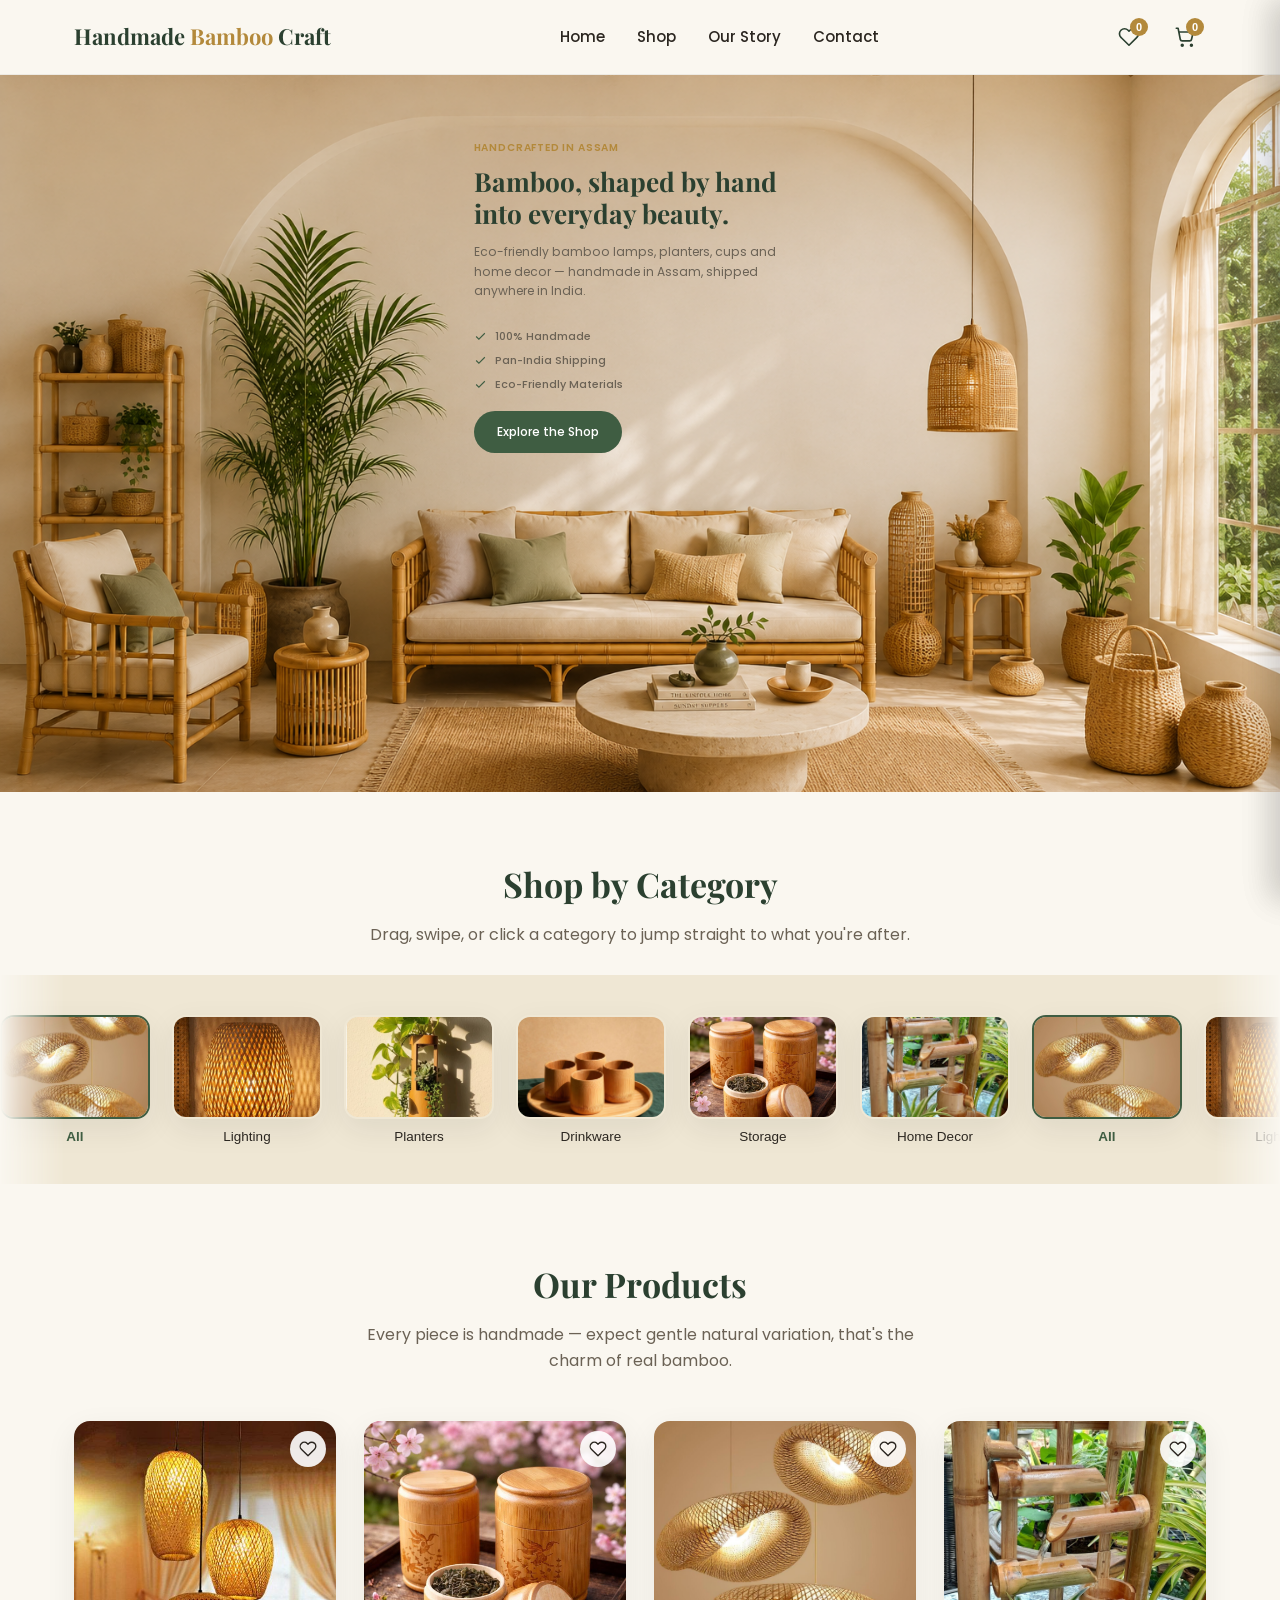
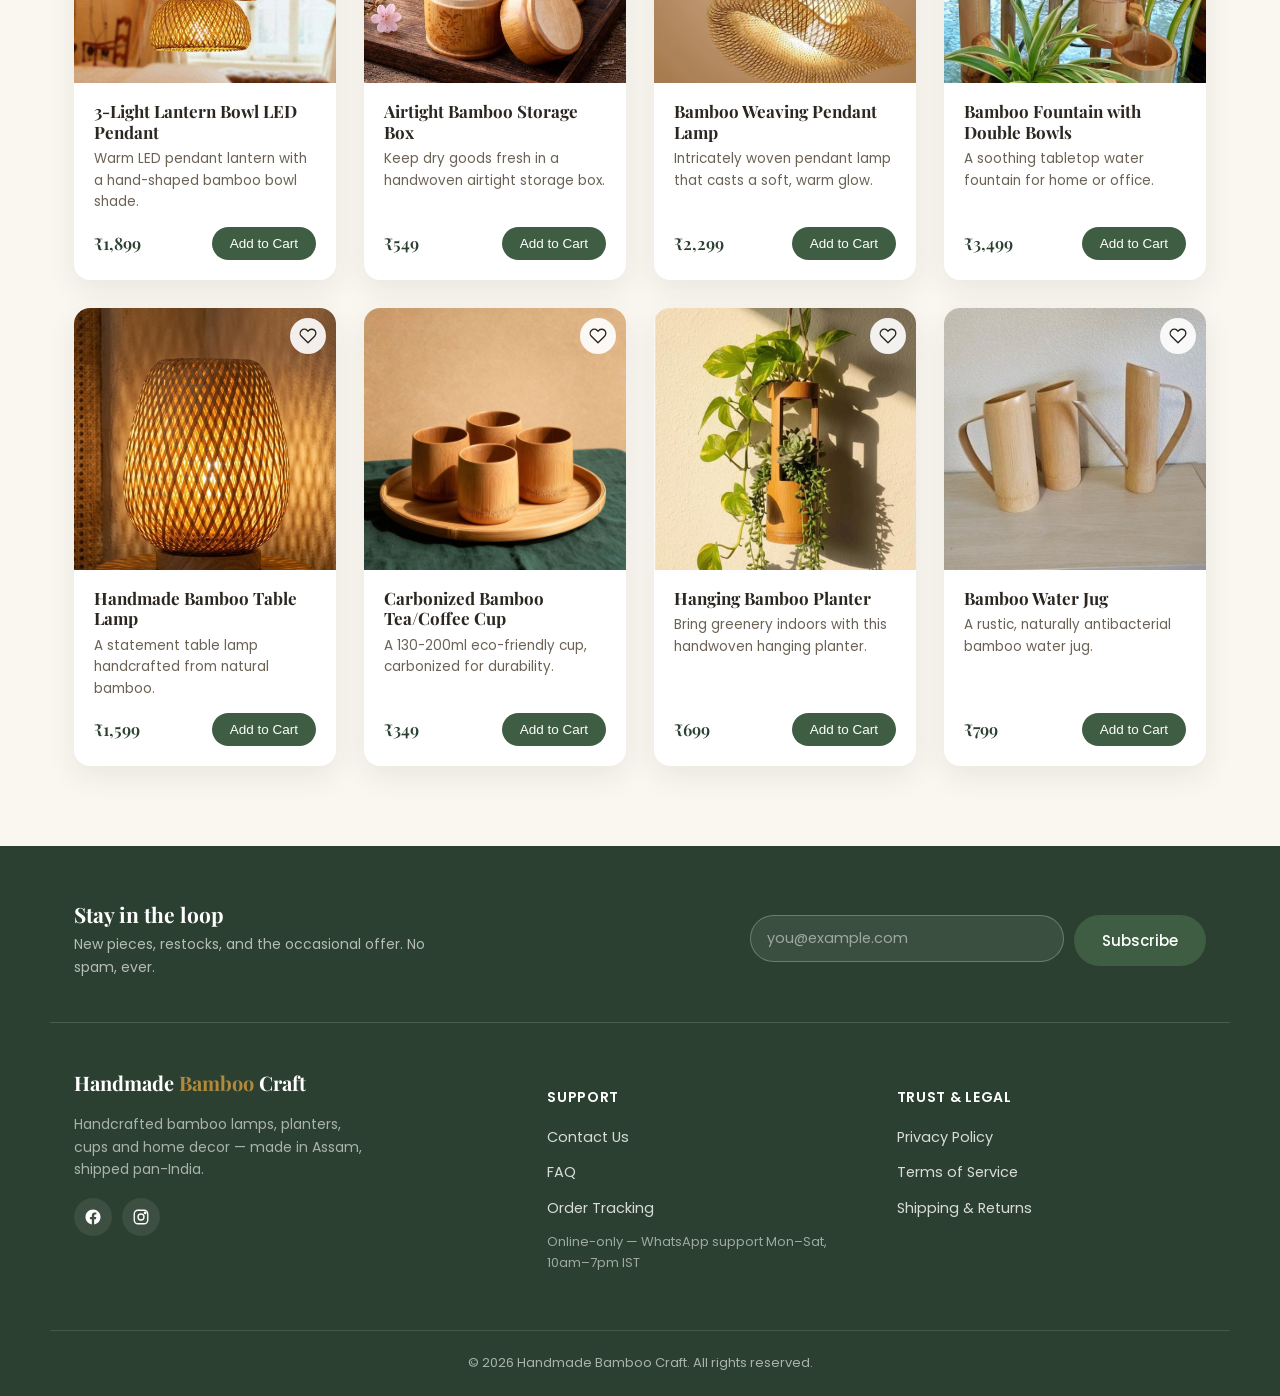
<file: index.html>
<!DOCTYPE html>
<html lang="en">
<head>
<meta charset="UTF-8">
<meta name="viewport" content="width=device-width, initial-scale=1.0">
<title>Handmade Bamboo Craft | Eco-Friendly Bamboo Products from Assam</title>
<meta name="description" content="Handcrafted bamboo lamps, planters, cups and home decor made in Assam, shipped across India.">
<link rel="preconnect" href="https://fonts.googleapis.com">
<link href="https://fonts.googleapis.com/css2?family=Playfair+Display:wght@600;700&family=Poppins:wght@300;400;500;600&display=swap" rel="stylesheet">
<link rel="stylesheet" href="styles.css">
</head>
<body>

<header class="site-header">
  <div class="nav-container">
    <a href="#home" class="logo">Handmade <span>Bamboo</span> Craft</a>
    <nav class="nav-links" id="navLinks" aria-label="Main menu">
      <div class="nav-links-header">
        <span>Menu</span>
        <button class="cart-close" id="navClose" aria-label="Close menu">&times;</button>
      </div>
      <div class="nav-links-list">
        <a href="#home">Home</a>
        <a href="#shop">Shop</a>
        <a href="about.html">Our Story</a>
        <a href="contact.html">Contact</a>
      </div>
    </nav>
    <div class="nav-actions">
      <button class="icon-btn" id="wishlistToggle" aria-label="Open wishlist">
        <svg width="22" height="22" viewBox="0 0 24 24" fill="none" stroke="currentColor" stroke-width="1.8" stroke-linecap="round" stroke-linejoin="round"><path d="M20.8 4.6a5.5 5.5 0 0 0-7.8 0L12 5.6l-1-1a5.5 5.5 0 0 0-7.8 7.8l1 1L12 21l7.8-7.8 1-1a5.5 5.5 0 0 0 0-7.8z"/></svg>
        <span class="cart-count" id="wishlistCount">0</span>
        <script>
          // Same fix as the cart badge: hydrate synchronously so it never
          // flashes "0" before wishlist.js finishes loading.
          (function(){
            try {
              var list = JSON.parse(localStorage.getItem("bambooCraftWishlist"));
              document.getElementById("wishlistCount").textContent = Array.isArray(list) ? list.length : 0;
            } catch(e){}
          })();
        </script>
      </button>
      <button class="icon-btn" id="cartToggle" aria-label="Open cart">
        <svg width="22" height="22" viewBox="0 0 24 24" fill="none" stroke="currentColor" stroke-width="1.8" stroke-linecap="round" stroke-linejoin="round"><circle cx="9" cy="21" r="1"/><circle cx="19" cy="21" r="1"/><path d="M2.5 2.5h2l2.4 12.2a2 2 0 0 0 2 1.6h8.2a2 2 0 0 0 2-1.6L21 6.5H6"/></svg>
        <span class="cart-count" id="cartCount">0</span>
        <script>
          // Set the real count synchronously, before first paint, so the
          // badge never flashes "0" before cart.js finishes loading.
          (function(){
            try {
              var cart = JSON.parse(localStorage.getItem("bambooCraftCart")) || {};
              var count = 0;
              for(var id in cart){ if(cart[id] > 0) count += cart[id]; }
              document.getElementById("cartCount").textContent = count;
            } catch(e){}
          })();
        </script>
      </button>
      <button class="icon-btn menu-toggle" id="menuToggle" aria-label="Toggle menu">
        <svg width="22" height="22" viewBox="0 0 24 24" fill="none" stroke="currentColor" stroke-width="1.8" stroke-linecap="round"><line x1="3" y1="6" x2="21" y2="6"/><line x1="3" y1="12" x2="21" y2="12"/><line x1="3" y1="18" x2="21" y2="18"/></svg>
      </button>
    </div>
  </div>
</header>

<div class="cart-overlay" id="navOverlay"></div>

<section class="hero" id="home">
  <img class="hero-photo" src="product/Landing Page.png" alt="A rattan and bamboo-furnished living room styled with handmade bamboo decor">
  <div class="hero-content">
    <span class="eyebrow">Handcrafted in Assam</span>
    <h1>Bamboo, shaped by hand <br>into everyday beauty.</h1>
    <p>Eco-friendly bamboo lamps, planters, cups and home decor — handmade in Assam, shipped anywhere in India.</p>
    <div class="trust-row">
      <div class="trust-item"><svg width="18" height="18" viewBox="0 0 24 24" fill="none" stroke="currentColor" stroke-width="2"><path d="M20 6L9 17l-5-5"/></svg>100% Handmade</div>
      <div class="trust-item"><svg width="18" height="18" viewBox="0 0 24 24" fill="none" stroke="currentColor" stroke-width="2"><path d="M20 6L9 17l-5-5"/></svg>Pan-India Shipping</div>
      <div class="trust-item"><svg width="18" height="18" viewBox="0 0 24 24" fill="none" stroke="currentColor" stroke-width="2"><path d="M20 6L9 17l-5-5"/></svg>Eco-Friendly Materials</div>
    </div>
    <a href="#shop" class="btn-primary">Explore the Shop</a>
  </div>
</section>

<div class="wrap category-marquee-heading">
  <div class="section-heading">
    <h2>Shop by Category</h2>
    <p>Drag, swipe, or click a category to jump straight to what you're after.</p>
  </div>
</div>

<div class="category-marquee">
  <div class="marquee-track" id="categoryMarquee"></div>
</div>

<section id="shop">
  <div class="wrap">
    <div class="section-heading">
      <h2>Our Products</h2>
      <p>Every piece is handmade — expect gentle natural variation, that's the charm of real bamboo.</p>
    </div>
    <div class="product-grid" id="productGrid"></div>
  </div>
</section>

<footer>
  <div class="wrap footer-newsletter">
    <div>
      <h3>Stay in the loop</h3>
      <p>New pieces, restocks, and the occasional offer. No spam, ever.</p>
    </div>
    <form class="newsletter-form" id="newsletterForm">
      <input type="email" id="newsletterEmail" placeholder="you@example.com" required>
      <button type="submit" class="btn-primary">Subscribe</button>
      <div class="newsletter-success" id="newsletterSuccess">Thanks — you're on the list!</div>
    </form>
  </div>

  <div class="wrap footer-grid">
    <div class="footer-col footer-brand">
      <a href="index.html#home" class="logo">Handmade <span>Bamboo</span> Craft</a>
      <p>Handcrafted bamboo lamps, planters, cups and home decor — made in Assam, shipped pan-India.</p>
      <div class="footer-social">
        <!-- TODO: swap # for your real Facebook and Instagram URLs -->
        <a href="#" aria-label="Facebook">
          <svg width="18" height="18" viewBox="0 0 24 24" fill="currentColor"><path d="M22 12.06C22 6.5 17.52 2 12 2S2 6.5 2 12.06c0 5 3.66 9.15 8.44 9.94v-7.03H7.9v-2.91h2.54V9.85c0-2.5 1.49-3.89 3.78-3.89 1.1 0 2.24.2 2.24.2v2.46h-1.26c-1.24 0-1.63.77-1.63 1.56v1.88h2.78l-.44 2.91h-2.34V22c4.78-.79 8.44-4.94 8.44-9.94z"/></svg>
        </a>
        <a href="#" aria-label="Instagram">
          <svg width="18" height="18" viewBox="0 0 24 24" fill="none" stroke="currentColor" stroke-width="1.8"><rect x="3" y="3" width="18" height="18" rx="5"/><circle cx="12" cy="12" r="4"/><circle cx="17.5" cy="6.5" r="1"/></svg>
        </a>
      </div>
    </div>

    <div class="footer-col">
      <h4>Support</h4>
      <a href="contact.html">Contact Us</a>
      <a href="faq.html">FAQ</a>
      <a href="order-tracking.html">Order Tracking</a>
      <p class="footer-hours">Online-only — WhatsApp support Mon–Sat, 10am–7pm IST</p>
    </div>

    <div class="footer-col">
      <h4>Trust &amp; Legal</h4>
      <a href="privacy.html">Privacy Policy</a>
      <a href="terms.html">Terms of Service</a>
      <a href="shipping-returns.html">Shipping &amp; Returns</a>
    </div>
  </div>

  <div class="wrap footer-bottom">
    <p>&copy; <span id="footerYear"></span> Handmade Bamboo Craft. All rights reserved.</p>
  </div>
</footer>

<div class="cart-overlay" id="cartOverlay"></div>
<aside class="cart-drawer" id="cartDrawer" aria-label="Shopping cart">
  <div class="cart-header">
    <h3>Your Cart</h3>
    <button class="cart-close" id="cartClose" aria-label="Close cart">&times;</button>
  </div>
  <div class="cart-items" id="cartItems"></div>
  <div class="cart-footer">
    <div class="cart-subtotal"><span>Subtotal</span><span id="cartSubtotal">₹0</span></div>
    <button class="btn-primary btn-block" id="checkoutBtn">Order via WhatsApp</button>
    <p class="cart-note">You'll be redirected to WhatsApp to confirm your order with us directly.</p>
  </div>
</aside>

<div class="cart-overlay" id="wishlistOverlay"></div>
<aside class="cart-drawer" id="wishlistDrawer" aria-label="Wishlist">
  <div class="cart-header">
    <h3>Your Wishlist</h3>
    <button class="cart-close" id="wishlistClose" aria-label="Close wishlist">&times;</button>
  </div>
  <div class="cart-items" id="wishlistItems"></div>
</aside>

<script src="products.js"></script>
<script src="cart.js"></script>
<script src="wishlist.js"></script>
<script>
  let activeCategory = "All";

  function renderCategoryMarquee(){
    const track = document.getElementById("categoryMarquee");
    const tiles = CATEGORIES.map(c => `
      <button type="button" class="category-pill${c === activeCategory ? " active" : ""}" data-category="${c}">
        <img src="${CATEGORY_IMAGES[c]}" alt="${c}" loading="lazy">
        <span>${c}</span>
      </button>
    `).join("");
    // Tripled (not just doubled) so there's a full spare set on either side —
    // the user can drag/swipe either direction and still land on matching
    // content before a wrap-around reset is needed.
    track.innerHTML = tiles + tiles + tiles;
  }

  let marqueeDragMoved = false;

  document.getElementById("categoryMarquee").addEventListener("click", e => {
    if(marqueeDragMoved){ marqueeDragMoved = false; return; }
    const btn = e.target.closest(".category-pill");
    if(!btn) return;
    activeCategory = btn.dataset.category;
    document.querySelectorAll(".category-pill").forEach(p => {
      p.classList.toggle("active", p.dataset.category === activeCategory);
    });
    renderProducts();
    document.getElementById("shop").scrollIntoView({ behavior: "smooth" });
  });

  // Auto-drifts the marquee on its own, but it's a real scrollable element —
  // touch swipe works natively (mobile), and mouse users can click-drag it.
  // Both mechanisms just move the same scrollLeft, so they never fight.
  function initCategoryMarqueeScroll(){
    const container = document.querySelector(".category-marquee");
    const track = document.getElementById("categoryMarquee");
    const unit = track.scrollWidth / 3;
    if(!unit) return;

    container.scrollLeft = unit; // start in the middle copy, room on both sides

    function wrap(){
      if(container.scrollLeft < unit * 0.5) container.scrollLeft += unit;
      else if(container.scrollLeft > unit * 1.5) container.scrollLeft -= unit;
    }
    container.addEventListener("scroll", wrap);

    let autoScroll = true;
    let resumeTimer = null;
    (function drift(){
      if(autoScroll) container.scrollLeft += 0.6;
      requestAnimationFrame(drift);
    })();

    let isDragging = false, dragStartX = 0, dragStartScroll = 0;

    container.addEventListener("pointerdown", e => {
      autoScroll = false;
      if(resumeTimer) clearTimeout(resumeTimer);
      if(e.pointerType === "mouse"){
        isDragging = true;
        dragStartX = e.clientX;
        dragStartScroll = container.scrollLeft;
        container.classList.add("dragging");
        container.setPointerCapture(e.pointerId);
      }
    });
    container.addEventListener("pointermove", e => {
      if(!isDragging) return;
      const dx = e.clientX - dragStartX;
      if(Math.abs(dx) > 4) marqueeDragMoved = true;
      container.scrollLeft = dragStartScroll - dx;
    });
    function endInteraction(){
      isDragging = false;
      container.classList.remove("dragging");
      resumeTimer = setTimeout(() => { autoScroll = true; }, 1200);
    }
    container.addEventListener("pointerup", endInteraction);
    container.addEventListener("pointercancel", endInteraction);
    container.addEventListener("pointerleave", () => { if(!isDragging) endInteraction(); });
  }

  function renderProducts(){
    const grid = document.getElementById("productGrid");
    const list = activeCategory === "All" ? products : products.filter(p => p.category === activeCategory);
    grid.innerHTML = list.map(p => `
      <div class="product-card">
        <a class="product-image" href="product.html?id=${p.id}">
          <button type="button" class="wishlist-btn" data-id="${p.id}" aria-label="Toggle wishlist">
            <svg width="18" height="18" viewBox="0 0 24 24" fill="none" stroke="currentColor" stroke-width="1.8" stroke-linecap="round" stroke-linejoin="round"><path d="M20.8 4.6a5.5 5.5 0 0 0-7.8 0L12 5.6l-1-1a5.5 5.5 0 0 0-7.8 7.8l1 1L12 21l7.8-7.8 1-1a5.5 5.5 0 0 0 0-7.8z"/></svg>
          </button>
          <img src="${p.image}" alt="${p.name}" loading="lazy">
        </a>
        <div class="product-body">
          <h3><a href="product.html?id=${p.id}">${p.name}</a></h3>
          <p class="product-desc">${p.desc}</p>
          <div class="product-footer">
            <span class="product-price">${formatPrice(p.price)}</span>
            <button class="add-btn" data-id="${p.id}">Add to Cart</button>
          </div>
        </div>
      </div>
    `).join("");
    syncWishlistButtons();
  }

  // Event delegation
  document.getElementById("productGrid").addEventListener("click", e => {
    const wishBtn = e.target.closest(".wishlist-btn");
    if(wishBtn){
      e.preventDefault();
      e.stopPropagation();
      toggleWishlist(wishBtn.dataset.id);
      return;
    }
    const btn = e.target.closest(".add-btn");
    if(btn) addToCart(btn.dataset.id, btn);
  });

  renderCategoryMarquee();
  initCategoryMarqueeScroll();
  renderProducts();
  initCartWidget();
  initWishlistWidget();
  initFooter();
</script>

</body>
</html>
</file>
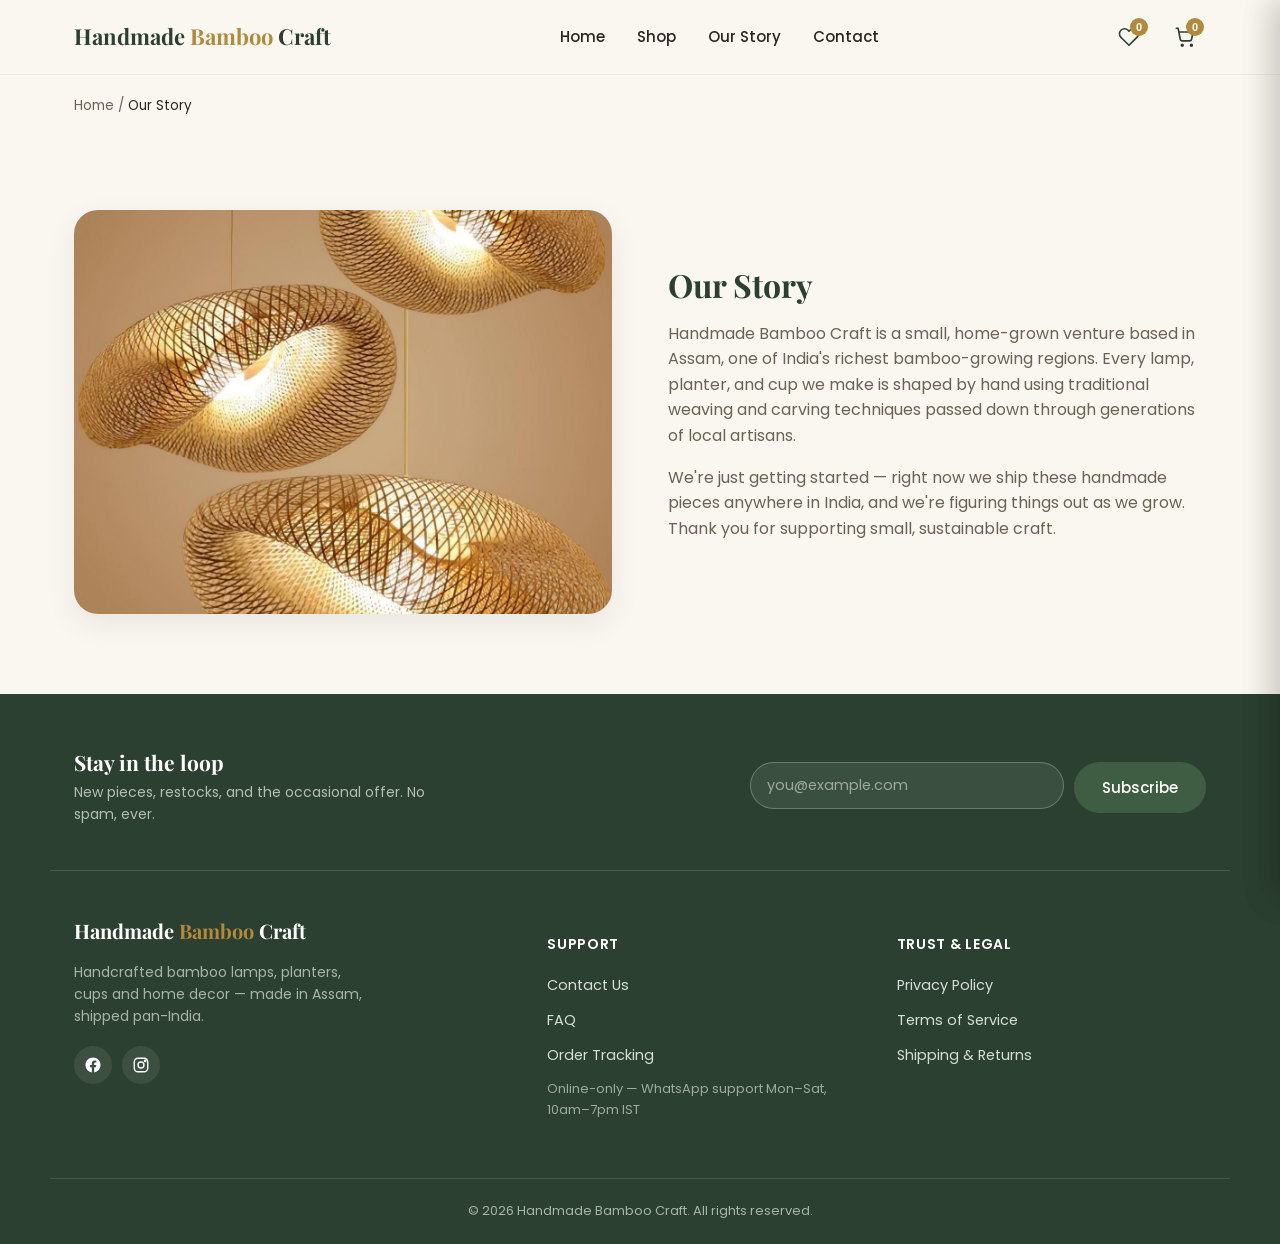
<file: about.html>
<!DOCTYPE html>
<html lang="en">
<head>
<meta charset="UTF-8">
<meta name="viewport" content="width=device-width, initial-scale=1.0">
<title>Our Story | Handmade Bamboo Craft</title>
<meta name="description" content="The story behind Handmade Bamboo Craft — handcrafted bamboo lamps, planters, cups and home decor made in Assam.">
<link rel="preconnect" href="https://fonts.googleapis.com">
<link href="https://fonts.googleapis.com/css2?family=Playfair+Display:wght@600;700&family=Poppins:wght@300;400;500;600&display=swap" rel="stylesheet">
<link rel="stylesheet" href="styles.css">
</head>
<body>

<header class="site-header">
  <div class="nav-container">
    <a href="index.html#home" class="logo">Handmade <span>Bamboo</span> Craft</a>
    <nav class="nav-links" id="navLinks" aria-label="Main menu">
      <div class="nav-links-header">
        <span>Menu</span>
        <button class="cart-close" id="navClose" aria-label="Close menu">&times;</button>
      </div>
      <div class="nav-links-list">
        <a href="index.html#home">Home</a>
        <a href="index.html#shop">Shop</a>
        <a href="about.html">Our Story</a>
        <a href="contact.html">Contact</a>
      </div>
    </nav>
    <div class="nav-actions">
      <button class="icon-btn" id="wishlistToggle" aria-label="Open wishlist">
        <svg width="22" height="22" viewBox="0 0 24 24" fill="none" stroke="currentColor" stroke-width="1.8" stroke-linecap="round" stroke-linejoin="round"><path d="M20.8 4.6a5.5 5.5 0 0 0-7.8 0L12 5.6l-1-1a5.5 5.5 0 0 0-7.8 7.8l1 1L12 21l7.8-7.8 1-1a5.5 5.5 0 0 0 0-7.8z"/></svg>
        <span class="cart-count" id="wishlistCount">0</span>
        <script>
          (function(){
            try {
              var list = JSON.parse(localStorage.getItem("bambooCraftWishlist"));
              document.getElementById("wishlistCount").textContent = Array.isArray(list) ? list.length : 0;
            } catch(e){}
          })();
        </script>
      </button>
      <button class="icon-btn" id="cartToggle" aria-label="Open cart">
        <svg width="22" height="22" viewBox="0 0 24 24" fill="none" stroke="currentColor" stroke-width="1.8" stroke-linecap="round" stroke-linejoin="round"><circle cx="9" cy="21" r="1"/><circle cx="19" cy="21" r="1"/><path d="M2.5 2.5h2l2.4 12.2a2 2 0 0 0 2 1.6h8.2a2 2 0 0 0 2-1.6L21 6.5H6"/></svg>
        <span class="cart-count" id="cartCount">0</span>
        <script>
          (function(){
            try {
              var cart = JSON.parse(localStorage.getItem("bambooCraftCart")) || {};
              var count = 0;
              for(var id in cart){ if(cart[id] > 0) count += cart[id]; }
              document.getElementById("cartCount").textContent = count;
            } catch(e){}
          })();
        </script>
      </button>
      <button class="icon-btn menu-toggle" id="menuToggle" aria-label="Toggle menu">
        <svg width="22" height="22" viewBox="0 0 24 24" fill="none" stroke="currentColor" stroke-width="1.8" stroke-linecap="round"><line x1="3" y1="6" x2="21" y2="6"/><line x1="3" y1="12" x2="21" y2="12"/><line x1="3" y1="18" x2="21" y2="18"/></svg>
      </button>
    </div>
  </div>
</header>

<div class="cart-overlay" id="navOverlay"></div>

<div class="wrap">
  <p class="breadcrumb"><a href="index.html#home">Home</a> / <span>Our Story</span></p>
</div>

<section>
  <div class="wrap about-grid">
    <img src="product/Bamboo Weaving Pendant Lamp.jpg" alt="Bamboo weaving craftsmanship">
    <div class="about-text">
      <h2>Our Story</h2>
      <p>Handmade Bamboo Craft is a small, home-grown venture based in Assam, one of India's richest bamboo-growing regions. Every lamp, planter, and cup we make is shaped by hand using traditional weaving and carving techniques passed down through generations of local artisans.</p>
      <p>We're just getting started — right now we ship these handmade pieces anywhere in India, and we're figuring things out as we grow. Thank you for supporting small, sustainable craft.</p>
    </div>
  </div>
</section>

<footer>
  <div class="wrap footer-newsletter">
    <div>
      <h3>Stay in the loop</h3>
      <p>New pieces, restocks, and the occasional offer. No spam, ever.</p>
    </div>
    <form class="newsletter-form" id="newsletterForm">
      <input type="email" id="newsletterEmail" placeholder="you@example.com" required>
      <button type="submit" class="btn-primary">Subscribe</button>
      <div class="newsletter-success" id="newsletterSuccess">Thanks — you're on the list!</div>
    </form>
  </div>

  <div class="wrap footer-grid">
    <div class="footer-col footer-brand">
      <a href="index.html#home" class="logo">Handmade <span>Bamboo</span> Craft</a>
      <p>Handcrafted bamboo lamps, planters, cups and home decor — made in Assam, shipped pan-India.</p>
      <div class="footer-social">
        <!-- TODO: swap # for your real Facebook and Instagram URLs -->
        <a href="#" aria-label="Facebook">
          <svg width="18" height="18" viewBox="0 0 24 24" fill="currentColor"><path d="M22 12.06C22 6.5 17.52 2 12 2S2 6.5 2 12.06c0 5 3.66 9.15 8.44 9.94v-7.03H7.9v-2.91h2.54V9.85c0-2.5 1.49-3.89 3.78-3.89 1.1 0 2.24.2 2.24.2v2.46h-1.26c-1.24 0-1.63.77-1.63 1.56v1.88h2.78l-.44 2.91h-2.34V22c4.78-.79 8.44-4.94 8.44-9.94z"/></svg>
        </a>
        <a href="#" aria-label="Instagram">
          <svg width="18" height="18" viewBox="0 0 24 24" fill="none" stroke="currentColor" stroke-width="1.8"><rect x="3" y="3" width="18" height="18" rx="5"/><circle cx="12" cy="12" r="4"/><circle cx="17.5" cy="6.5" r="1"/></svg>
        </a>
      </div>
    </div>

    <div class="footer-col">
      <h4>Support</h4>
      <a href="contact.html">Contact Us</a>
      <a href="faq.html">FAQ</a>
      <a href="order-tracking.html">Order Tracking</a>
      <p class="footer-hours">Online-only — WhatsApp support Mon–Sat, 10am–7pm IST</p>
    </div>

    <div class="footer-col">
      <h4>Trust &amp; Legal</h4>
      <a href="privacy.html">Privacy Policy</a>
      <a href="terms.html">Terms of Service</a>
      <a href="shipping-returns.html">Shipping &amp; Returns</a>
    </div>
  </div>

  <div class="wrap footer-bottom">
    <p>&copy; <span id="footerYear"></span> Handmade Bamboo Craft. All rights reserved.</p>
  </div>
</footer>

<div class="cart-overlay" id="cartOverlay"></div>
<aside class="cart-drawer" id="cartDrawer" aria-label="Shopping cart">
  <div class="cart-header">
    <h3>Your Cart</h3>
    <button class="cart-close" id="cartClose" aria-label="Close cart">&times;</button>
  </div>
  <div class="cart-items" id="cartItems"></div>
  <div class="cart-footer">
    <div class="cart-subtotal"><span>Subtotal</span><span id="cartSubtotal">₹0</span></div>
    <button class="btn-primary btn-block" id="checkoutBtn">Order via WhatsApp</button>
    <p class="cart-note">You'll be redirected to WhatsApp to confirm your order with us directly.</p>
  </div>
</aside>

<div class="cart-overlay" id="wishlistOverlay"></div>
<aside class="cart-drawer" id="wishlistDrawer" aria-label="Wishlist">
  <div class="cart-header">
    <h3>Your Wishlist</h3>
    <button class="cart-close" id="wishlistClose" aria-label="Close wishlist">&times;</button>
  </div>
  <div class="cart-items" id="wishlistItems"></div>
</aside>

<script src="products.js"></script>
<script src="cart.js"></script>
<script src="wishlist.js"></script>
<script>
  initCartWidget();
  initWishlistWidget();
  initFooter();
</script>

</body>
</html>
</file>
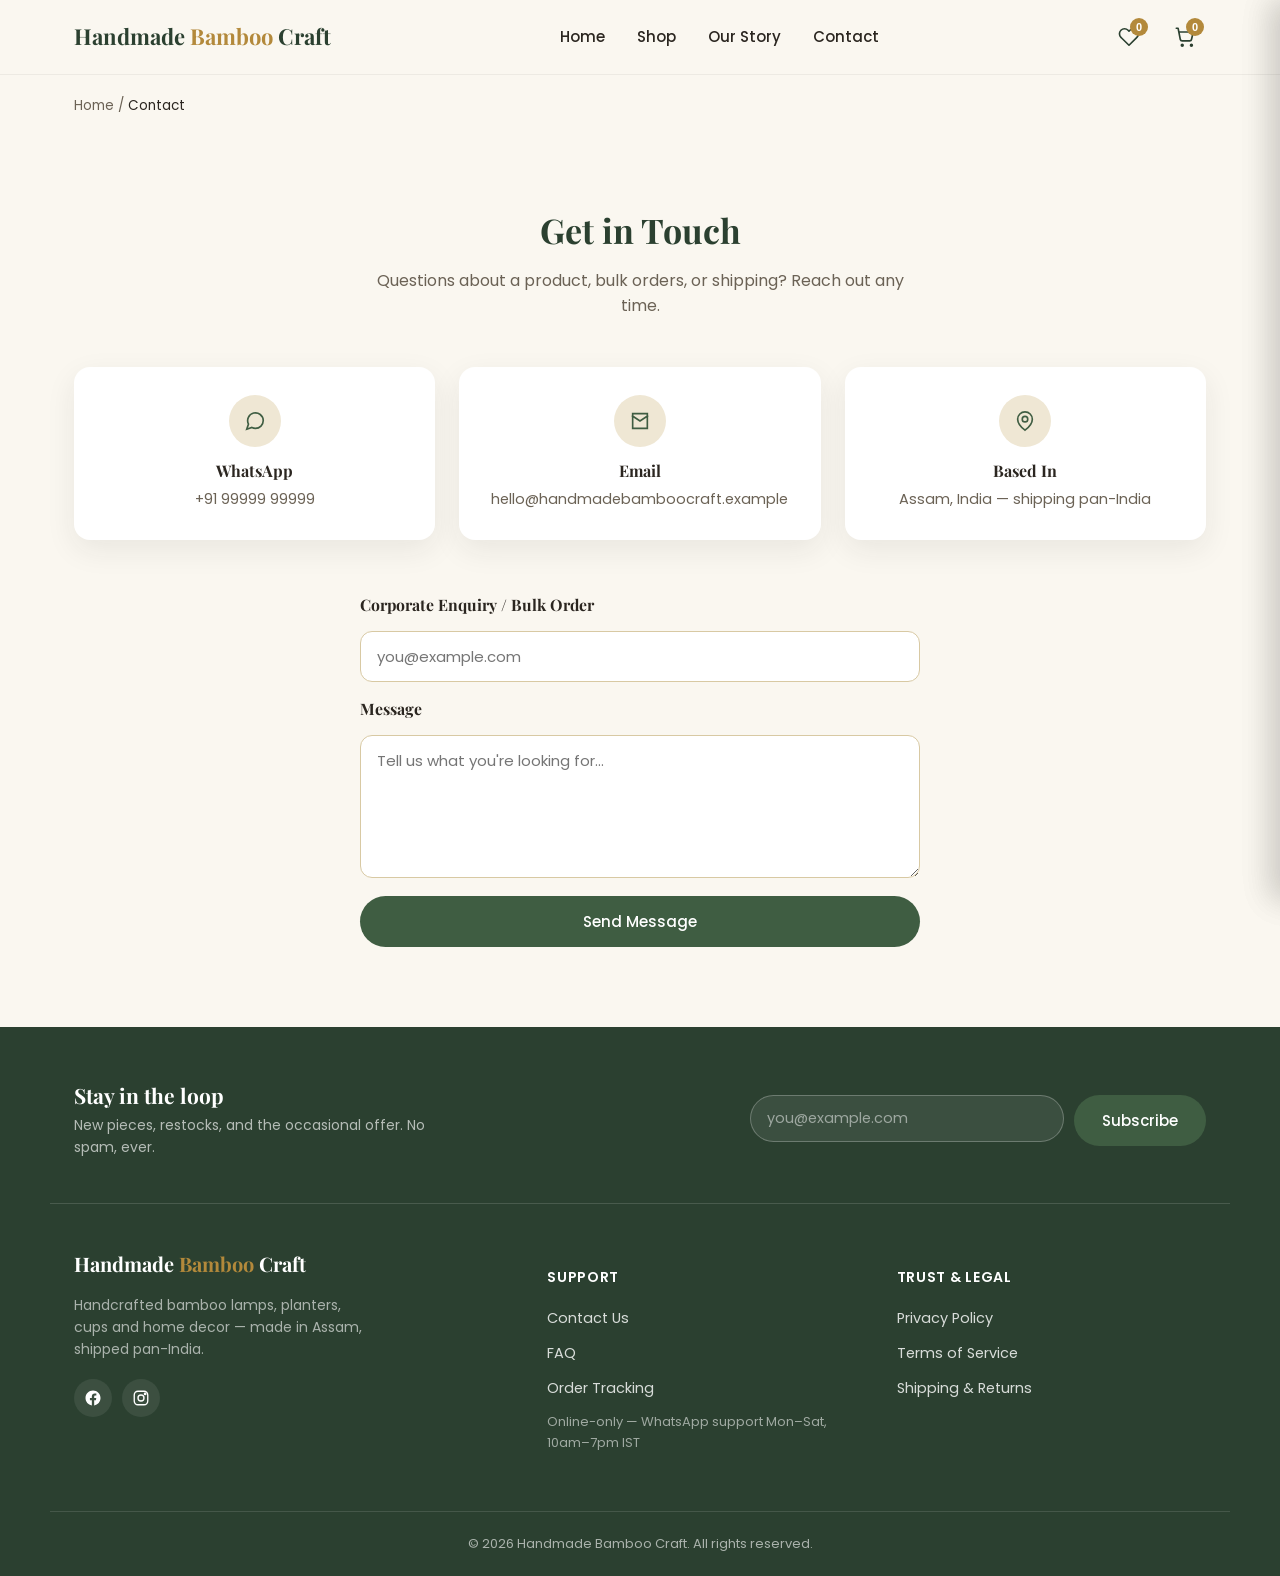
<file: contact.html>
<!DOCTYPE html>
<html lang="en">
<head>
<meta charset="UTF-8">
<meta name="viewport" content="width=device-width, initial-scale=1.0">
<title>Contact Us | Handmade Bamboo Craft</title>
<meta name="description" content="Get in touch with Handmade Bamboo Craft — questions about products, bulk orders, or shipping.">
<link rel="preconnect" href="https://fonts.googleapis.com">
<link href="https://fonts.googleapis.com/css2?family=Playfair+Display:wght@600;700&family=Poppins:wght@300;400;500;600&display=swap" rel="stylesheet">
<link rel="stylesheet" href="styles.css">
</head>
<body>

<header class="site-header">
  <div class="nav-container">
    <a href="index.html#home" class="logo">Handmade <span>Bamboo</span> Craft</a>
    <nav class="nav-links" id="navLinks" aria-label="Main menu">
      <div class="nav-links-header">
        <span>Menu</span>
        <button class="cart-close" id="navClose" aria-label="Close menu">&times;</button>
      </div>
      <div class="nav-links-list">
        <a href="index.html#home">Home</a>
        <a href="index.html#shop">Shop</a>
        <a href="about.html">Our Story</a>
        <a href="contact.html">Contact</a>
      </div>
    </nav>
    <div class="nav-actions">
      <button class="icon-btn" id="wishlistToggle" aria-label="Open wishlist">
        <svg width="22" height="22" viewBox="0 0 24 24" fill="none" stroke="currentColor" stroke-width="1.8" stroke-linecap="round" stroke-linejoin="round"><path d="M20.8 4.6a5.5 5.5 0 0 0-7.8 0L12 5.6l-1-1a5.5 5.5 0 0 0-7.8 7.8l1 1L12 21l7.8-7.8 1-1a5.5 5.5 0 0 0 0-7.8z"/></svg>
        <span class="cart-count" id="wishlistCount">0</span>
        <script>
          (function(){
            try {
              var list = JSON.parse(localStorage.getItem("bambooCraftWishlist"));
              document.getElementById("wishlistCount").textContent = Array.isArray(list) ? list.length : 0;
            } catch(e){}
          })();
        </script>
      </button>
      <button class="icon-btn" id="cartToggle" aria-label="Open cart">
        <svg width="22" height="22" viewBox="0 0 24 24" fill="none" stroke="currentColor" stroke-width="1.8" stroke-linecap="round" stroke-linejoin="round"><circle cx="9" cy="21" r="1"/><circle cx="19" cy="21" r="1"/><path d="M2.5 2.5h2l2.4 12.2a2 2 0 0 0 2 1.6h8.2a2 2 0 0 0 2-1.6L21 6.5H6"/></svg>
        <span class="cart-count" id="cartCount">0</span>
        <script>
          (function(){
            try {
              var cart = JSON.parse(localStorage.getItem("bambooCraftCart")) || {};
              var count = 0;
              for(var id in cart){ if(cart[id] > 0) count += cart[id]; }
              document.getElementById("cartCount").textContent = count;
            } catch(e){}
          })();
        </script>
      </button>
      <button class="icon-btn menu-toggle" id="menuToggle" aria-label="Toggle menu">
        <svg width="22" height="22" viewBox="0 0 24 24" fill="none" stroke="currentColor" stroke-width="1.8" stroke-linecap="round"><line x1="3" y1="6" x2="21" y2="6"/><line x1="3" y1="12" x2="21" y2="12"/><line x1="3" y1="18" x2="21" y2="18"/></svg>
      </button>
    </div>
  </div>
</header>

<div class="cart-overlay" id="navOverlay"></div>

<div class="wrap">
  <p class="breadcrumb"><a href="index.html#home">Home</a> / <span>Contact</span></p>
</div>

<section>
  <div class="wrap">
    <div class="section-heading">
      <h2>Get in Touch</h2>
      <p>Questions about a product, bulk orders, or shipping? Reach out any time.</p>
    </div>
    <div class="contact-grid">
      <div class="contact-card">
        <div class="icon-circle"><svg width="22" height="22" viewBox="0 0 24 24" fill="none" stroke="currentColor" stroke-width="1.8"><path d="M21 11.5a8.5 8.5 0 0 1-8.5 8.5c-1.4 0-2.7-.3-3.9-.9L3 21l1.9-5.6A8.5 8.5 0 1 1 21 11.5z"/></svg></div>
        <h3>WhatsApp</h3>
        <a href="https://wa.me/919999999999" target="_blank" rel="noopener">+91 99999 99999</a>
      </div>
      <div class="contact-card">
        <div class="icon-circle"><svg width="22" height="22" viewBox="0 0 24 24" fill="none" stroke="currentColor" stroke-width="1.8"><path d="M4 4h16v16H4z" opacity="0"/><path d="M3 6l9 6 9-6M4 4h16v16H4z"/></svg></div>
        <h3>Email</h3>
        <a href="mailto:hello@handmadebamboocraft.example">hello@handmadebamboocraft.example</a>
      </div>
      <div class="contact-card">
        <div class="icon-circle"><svg width="22" height="22" viewBox="0 0 24 24" fill="none" stroke="currentColor" stroke-width="1.8"><path d="M20 10c0 6-8 12-8 12s-8-6-8-12a8 8 0 0 1 16 0z"/><circle cx="12" cy="10" r="3"/></svg></div>
        <h3>Based In</h3>
        <span>Assam, India — shipping pan-India</span>
      </div>
    </div>

    <form class="contact-form" id="contactForm">
      <div class="form-field">
        <label for="contactEmail"><h3>Corporate Enquiry / Bulk Order</h3></label>
        <input type="email" id="contactEmail" name="email" placeholder="you@example.com" required>
      </div>
      <div class="form-field">
        <label for="contactMessage"><h3>Message</h3></label>
        <textarea id="contactMessage" name="message" rows="5" placeholder="Tell us what you're looking for..." required></textarea>
      </div>
      <button type="submit" class="btn-primary btn-block">Send Message</button>
      <div class="form-success" id="formSuccess">Thanks! Your message has been noted — we'll get back to you soon.</div>
    </form>
  </div>
</section>

<footer>
  <div class="wrap footer-newsletter">
    <div>
      <h3>Stay in the loop</h3>
      <p>New pieces, restocks, and the occasional offer. No spam, ever.</p>
    </div>
    <form class="newsletter-form" id="newsletterForm">
      <input type="email" id="newsletterEmail" placeholder="you@example.com" required>
      <button type="submit" class="btn-primary">Subscribe</button>
      <div class="newsletter-success" id="newsletterSuccess">Thanks — you're on the list!</div>
    </form>
  </div>

  <div class="wrap footer-grid">
    <div class="footer-col footer-brand">
      <a href="index.html#home" class="logo">Handmade <span>Bamboo</span> Craft</a>
      <p>Handcrafted bamboo lamps, planters, cups and home decor — made in Assam, shipped pan-India.</p>
      <div class="footer-social">
        <!-- TODO: swap # for your real Facebook and Instagram URLs -->
        <a href="#" aria-label="Facebook">
          <svg width="18" height="18" viewBox="0 0 24 24" fill="currentColor"><path d="M22 12.06C22 6.5 17.52 2 12 2S2 6.5 2 12.06c0 5 3.66 9.15 8.44 9.94v-7.03H7.9v-2.91h2.54V9.85c0-2.5 1.49-3.89 3.78-3.89 1.1 0 2.24.2 2.24.2v2.46h-1.26c-1.24 0-1.63.77-1.63 1.56v1.88h2.78l-.44 2.91h-2.34V22c4.78-.79 8.44-4.94 8.44-9.94z"/></svg>
        </a>
        <a href="#" aria-label="Instagram">
          <svg width="18" height="18" viewBox="0 0 24 24" fill="none" stroke="currentColor" stroke-width="1.8"><rect x="3" y="3" width="18" height="18" rx="5"/><circle cx="12" cy="12" r="4"/><circle cx="17.5" cy="6.5" r="1"/></svg>
        </a>
      </div>
    </div>

    <div class="footer-col">
      <h4>Support</h4>
      <a href="contact.html">Contact Us</a>
      <a href="faq.html">FAQ</a>
      <a href="order-tracking.html">Order Tracking</a>
      <p class="footer-hours">Online-only — WhatsApp support Mon–Sat, 10am–7pm IST</p>
    </div>

    <div class="footer-col">
      <h4>Trust &amp; Legal</h4>
      <a href="privacy.html">Privacy Policy</a>
      <a href="terms.html">Terms of Service</a>
      <a href="shipping-returns.html">Shipping &amp; Returns</a>
    </div>
  </div>

  <div class="wrap footer-bottom">
    <p>&copy; <span id="footerYear"></span> Handmade Bamboo Craft. All rights reserved.</p>
  </div>
</footer>

<div class="cart-overlay" id="cartOverlay"></div>
<aside class="cart-drawer" id="cartDrawer" aria-label="Shopping cart">
  <div class="cart-header">
    <h3>Your Cart</h3>
    <button class="cart-close" id="cartClose" aria-label="Close cart">&times;</button>
  </div>
  <div class="cart-items" id="cartItems"></div>
  <div class="cart-footer">
    <div class="cart-subtotal"><span>Subtotal</span><span id="cartSubtotal">₹0</span></div>
    <button class="btn-primary btn-block" id="checkoutBtn">Order via WhatsApp</button>
    <p class="cart-note">You'll be redirected to WhatsApp to confirm your order with us directly.</p>
  </div>
</aside>

<div class="cart-overlay" id="wishlistOverlay"></div>
<aside class="cart-drawer" id="wishlistDrawer" aria-label="Wishlist">
  <div class="cart-header">
    <h3>Your Wishlist</h3>
    <button class="cart-close" id="wishlistClose" aria-label="Close wishlist">&times;</button>
  </div>
  <div class="cart-items" id="wishlistItems"></div>
</aside>

<script src="products.js"></script>
<script src="cart.js"></script>
<script src="wishlist.js"></script>
<script>
  initCartWidget();
  initWishlistWidget();
  initFooter();

  document.getElementById("contactForm").addEventListener("submit", e => {
    e.preventDefault();
    document.getElementById("formSuccess").classList.add("show");
    e.target.reset();
  });
</script>

</body>
</html>
</file>
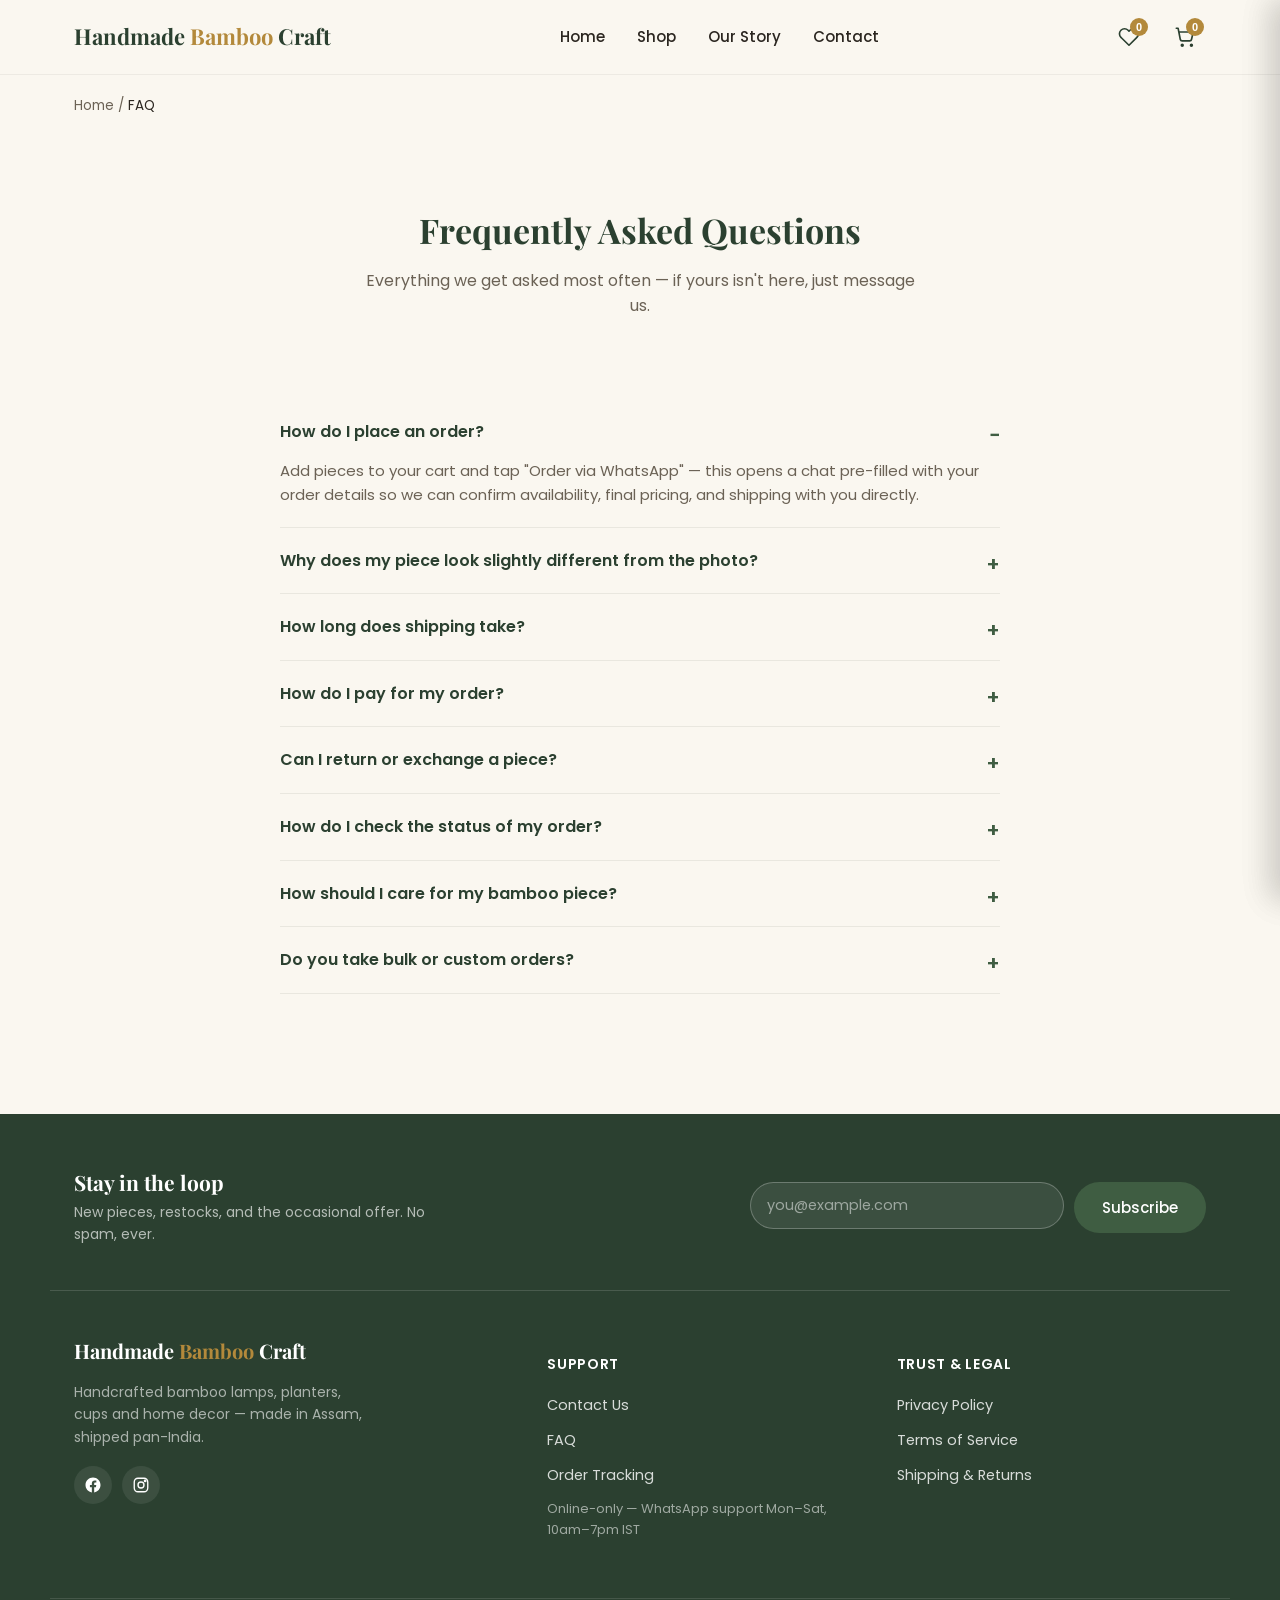
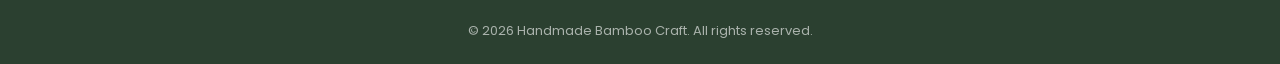
<file: faq.html>
<!DOCTYPE html>
<html lang="en">
<head>
<meta charset="UTF-8">
<meta name="viewport" content="width=device-width, initial-scale=1.0">
<title>FAQ | Handmade Bamboo Craft</title>
<meta name="description" content="Answers to common questions about ordering, shipping, returns, and caring for your handmade bamboo pieces.">
<link rel="preconnect" href="https://fonts.googleapis.com">
<link href="https://fonts.googleapis.com/css2?family=Playfair+Display:wght@600;700&family=Poppins:wght@300;400;500;600&display=swap" rel="stylesheet">
<link rel="stylesheet" href="styles.css">
</head>
<body>

<header class="site-header">
  <div class="nav-container">
    <a href="index.html#home" class="logo">Handmade <span>Bamboo</span> Craft</a>
    <nav class="nav-links" id="navLinks" aria-label="Main menu">
      <div class="nav-links-header">
        <span>Menu</span>
        <button class="cart-close" id="navClose" aria-label="Close menu">&times;</button>
      </div>
      <div class="nav-links-list">
        <a href="index.html#home">Home</a>
        <a href="index.html#shop">Shop</a>
        <a href="about.html">Our Story</a>
        <a href="contact.html">Contact</a>
      </div>
    </nav>
    <div class="nav-actions">
      <button class="icon-btn" id="wishlistToggle" aria-label="Open wishlist">
        <svg width="22" height="22" viewBox="0 0 24 24" fill="none" stroke="currentColor" stroke-width="1.8" stroke-linecap="round" stroke-linejoin="round"><path d="M20.8 4.6a5.5 5.5 0 0 0-7.8 0L12 5.6l-1-1a5.5 5.5 0 0 0-7.8 7.8l1 1L12 21l7.8-7.8 1-1a5.5 5.5 0 0 0 0-7.8z"/></svg>
        <span class="cart-count" id="wishlistCount">0</span>
        <script>
          (function(){
            try {
              var list = JSON.parse(localStorage.getItem("bambooCraftWishlist"));
              document.getElementById("wishlistCount").textContent = Array.isArray(list) ? list.length : 0;
            } catch(e){}
          })();
        </script>
      </button>
      <button class="icon-btn" id="cartToggle" aria-label="Open cart">
        <svg width="22" height="22" viewBox="0 0 24 24" fill="none" stroke="currentColor" stroke-width="1.8" stroke-linecap="round" stroke-linejoin="round"><circle cx="9" cy="21" r="1"/><circle cx="19" cy="21" r="1"/><path d="M2.5 2.5h2l2.4 12.2a2 2 0 0 0 2 1.6h8.2a2 2 0 0 0 2-1.6L21 6.5H6"/></svg>
        <span class="cart-count" id="cartCount">0</span>
        <script>
          (function(){
            try {
              var cart = JSON.parse(localStorage.getItem("bambooCraftCart")) || {};
              var count = 0;
              for(var id in cart){ if(cart[id] > 0) count += cart[id]; }
              document.getElementById("cartCount").textContent = count;
            } catch(e){}
          })();
        </script>
      </button>
      <button class="icon-btn menu-toggle" id="menuToggle" aria-label="Toggle menu">
        <svg width="22" height="22" viewBox="0 0 24 24" fill="none" stroke="currentColor" stroke-width="1.8" stroke-linecap="round"><line x1="3" y1="6" x2="21" y2="6"/><line x1="3" y1="12" x2="21" y2="12"/><line x1="3" y1="18" x2="21" y2="18"/></svg>
      </button>
    </div>
  </div>
</header>

<div class="cart-overlay" id="navOverlay"></div>

<div class="wrap">
  <p class="breadcrumb"><a href="index.html#home">Home</a> / <span>FAQ</span></p>
</div>

<section>
  <div class="wrap">
    <div class="section-heading">
      <h2>Frequently Asked Questions</h2>
      <p>Everything we get asked most often — if yours isn't here, just message us.</p>
    </div>
    <div class="faq-list">
      <details class="faq-item" open>
        <summary>How do I place an order?</summary>
        <p>Add pieces to your cart and tap "Order via WhatsApp" — this opens a chat pre-filled with your order details so we can confirm availability, final pricing, and shipping with you directly.</p>
      </details>
      <details class="faq-item">
        <summary>Why does my piece look slightly different from the photo?</summary>
        <p>Every item is handmade from natural bamboo, so gentle variation in grain, tone, and weave is normal — it's part of what makes each piece one of a kind, not a defect.</p>
      </details>
      <details class="faq-item">
        <summary>How long does shipping take?</summary>
        <p>Most pieces are handcrafted and packed within 2–4 business days, then shipped pan-India via courier, typically arriving within 5–10 business days depending on your location. See our <a href="shipping-returns.html">Shipping &amp; Returns</a> page for details.</p>
      </details>
      <details class="faq-item">
        <summary>How do I pay for my order?</summary>
        <p>Payment is arranged directly over WhatsApp once your order is confirmed — we'll share available options (such as UPI or cash on delivery, where offered) at that point.</p>
      </details>
      <details class="faq-item">
        <summary>Can I return or exchange a piece?</summary>
        <p>Yes — damaged or defective items can be returned or exchanged within 7 days of delivery. Full details are on our <a href="shipping-returns.html">Shipping &amp; Returns</a> page.</p>
      </details>
      <details class="faq-item">
        <summary>How do I check the status of my order?</summary>
        <p>We don't yet have an automated tracking page — the fastest way is to message us on WhatsApp with your order details. See <a href="order-tracking.html">Order Tracking</a> for how.</p>
      </details>
      <details class="faq-item">
        <summary>How should I care for my bamboo piece?</summary>
        <p>Wipe clean with a soft, dry cloth. Avoid prolonged soaking or direct exposure to heavy rain or intense sun, which can affect the natural finish over time.</p>
      </details>
      <details class="faq-item">
        <summary>Do you take bulk or custom orders?</summary>
        <p>We'd love to talk through it — reach out via our <a href="contact.html">Contact</a> page or WhatsApp with what you have in mind.</p>
      </details>
    </div>
  </div>
</section>

<footer>
  <div class="wrap footer-newsletter">
    <div>
      <h3>Stay in the loop</h3>
      <p>New pieces, restocks, and the occasional offer. No spam, ever.</p>
    </div>
    <form class="newsletter-form" id="newsletterForm">
      <input type="email" id="newsletterEmail" placeholder="you@example.com" required>
      <button type="submit" class="btn-primary">Subscribe</button>
      <div class="newsletter-success" id="newsletterSuccess">Thanks — you're on the list!</div>
    </form>
  </div>

  <div class="wrap footer-grid">
    <div class="footer-col footer-brand">
      <a href="index.html#home" class="logo">Handmade <span>Bamboo</span> Craft</a>
      <p>Handcrafted bamboo lamps, planters, cups and home decor — made in Assam, shipped pan-India.</p>
      <div class="footer-social">
        <!-- TODO: swap # for your real Facebook and Instagram URLs -->
        <a href="#" aria-label="Facebook">
          <svg width="18" height="18" viewBox="0 0 24 24" fill="currentColor"><path d="M22 12.06C22 6.5 17.52 2 12 2S2 6.5 2 12.06c0 5 3.66 9.15 8.44 9.94v-7.03H7.9v-2.91h2.54V9.85c0-2.5 1.49-3.89 3.78-3.89 1.1 0 2.24.2 2.24.2v2.46h-1.26c-1.24 0-1.63.77-1.63 1.56v1.88h2.78l-.44 2.91h-2.34V22c4.78-.79 8.44-4.94 8.44-9.94z"/></svg>
        </a>
        <a href="#" aria-label="Instagram">
          <svg width="18" height="18" viewBox="0 0 24 24" fill="none" stroke="currentColor" stroke-width="1.8"><rect x="3" y="3" width="18" height="18" rx="5"/><circle cx="12" cy="12" r="4"/><circle cx="17.5" cy="6.5" r="1"/></svg>
        </a>
      </div>
    </div>

    <div class="footer-col">
      <h4>Support</h4>
      <a href="contact.html">Contact Us</a>
      <a href="faq.html">FAQ</a>
      <a href="order-tracking.html">Order Tracking</a>
      <p class="footer-hours">Online-only — WhatsApp support Mon–Sat, 10am–7pm IST</p>
    </div>

    <div class="footer-col">
      <h4>Trust &amp; Legal</h4>
      <a href="privacy.html">Privacy Policy</a>
      <a href="terms.html">Terms of Service</a>
      <a href="shipping-returns.html">Shipping &amp; Returns</a>
    </div>
  </div>

  <div class="wrap footer-bottom">
    <p>&copy; <span id="footerYear"></span> Handmade Bamboo Craft. All rights reserved.</p>
  </div>
</footer>

<div class="cart-overlay" id="cartOverlay"></div>
<aside class="cart-drawer" id="cartDrawer" aria-label="Shopping cart">
  <div class="cart-header">
    <h3>Your Cart</h3>
    <button class="cart-close" id="cartClose" aria-label="Close cart">&times;</button>
  </div>
  <div class="cart-items" id="cartItems"></div>
  <div class="cart-footer">
    <div class="cart-subtotal"><span>Subtotal</span><span id="cartSubtotal">₹0</span></div>
    <button class="btn-primary btn-block" id="checkoutBtn">Order via WhatsApp</button>
    <p class="cart-note">You'll be redirected to WhatsApp to confirm your order with us directly.</p>
  </div>
</aside>

<div class="cart-overlay" id="wishlistOverlay"></div>
<aside class="cart-drawer" id="wishlistDrawer" aria-label="Wishlist">
  <div class="cart-header">
    <h3>Your Wishlist</h3>
    <button class="cart-close" id="wishlistClose" aria-label="Close wishlist">&times;</button>
  </div>
  <div class="cart-items" id="wishlistItems"></div>
</aside>

<script src="products.js"></script>
<script src="cart.js"></script>
<script src="wishlist.js"></script>
<script>
  initCartWidget();
  initWishlistWidget();
  initFooter();
</script>

</body>
</html>
</file>
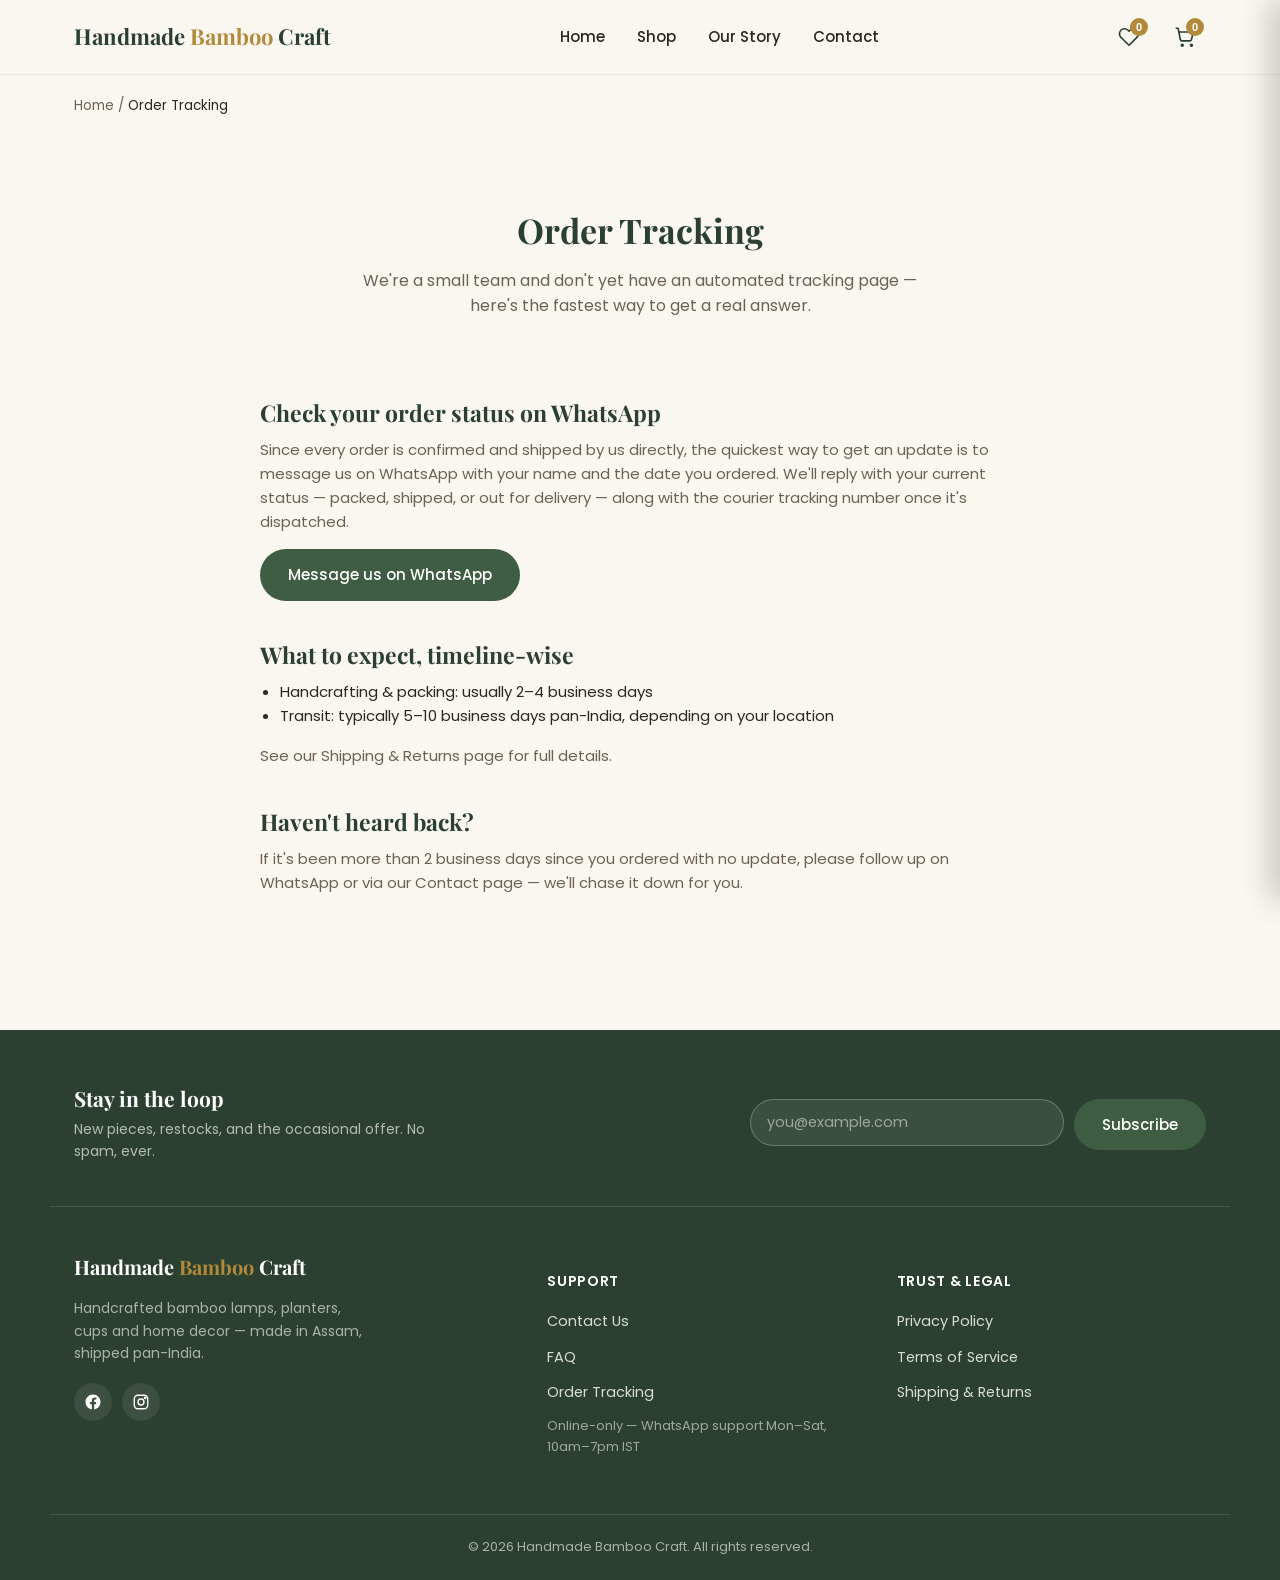
<file: order-tracking.html>
<!DOCTYPE html>
<html lang="en">
<head>
<meta charset="UTF-8">
<meta name="viewport" content="width=device-width, initial-scale=1.0">
<title>Order Tracking | Handmade Bamboo Craft</title>
<meta name="description" content="How to check the status of your Handmade Bamboo Craft order.">
<link rel="preconnect" href="https://fonts.googleapis.com">
<link href="https://fonts.googleapis.com/css2?family=Playfair+Display:wght@600;700&family=Poppins:wght@300;400;500;600&display=swap" rel="stylesheet">
<link rel="stylesheet" href="styles.css">
</head>
<body>

<header class="site-header">
  <div class="nav-container">
    <a href="index.html#home" class="logo">Handmade <span>Bamboo</span> Craft</a>
    <nav class="nav-links" id="navLinks" aria-label="Main menu">
      <div class="nav-links-header">
        <span>Menu</span>
        <button class="cart-close" id="navClose" aria-label="Close menu">&times;</button>
      </div>
      <div class="nav-links-list">
        <a href="index.html#home">Home</a>
        <a href="index.html#shop">Shop</a>
        <a href="about.html">Our Story</a>
        <a href="contact.html">Contact</a>
      </div>
    </nav>
    <div class="nav-actions">
      <button class="icon-btn" id="wishlistToggle" aria-label="Open wishlist">
        <svg width="22" height="22" viewBox="0 0 24 24" fill="none" stroke="currentColor" stroke-width="1.8" stroke-linecap="round" stroke-linejoin="round"><path d="M20.8 4.6a5.5 5.5 0 0 0-7.8 0L12 5.6l-1-1a5.5 5.5 0 0 0-7.8 7.8l1 1L12 21l7.8-7.8 1-1a5.5 5.5 0 0 0 0-7.8z"/></svg>
        <span class="cart-count" id="wishlistCount">0</span>
        <script>
          (function(){
            try {
              var list = JSON.parse(localStorage.getItem("bambooCraftWishlist"));
              document.getElementById("wishlistCount").textContent = Array.isArray(list) ? list.length : 0;
            } catch(e){}
          })();
        </script>
      </button>
      <button class="icon-btn" id="cartToggle" aria-label="Open cart">
        <svg width="22" height="22" viewBox="0 0 24 24" fill="none" stroke="currentColor" stroke-width="1.8" stroke-linecap="round" stroke-linejoin="round"><circle cx="9" cy="21" r="1"/><circle cx="19" cy="21" r="1"/><path d="M2.5 2.5h2l2.4 12.2a2 2 0 0 0 2 1.6h8.2a2 2 0 0 0 2-1.6L21 6.5H6"/></svg>
        <span class="cart-count" id="cartCount">0</span>
        <script>
          (function(){
            try {
              var cart = JSON.parse(localStorage.getItem("bambooCraftCart")) || {};
              var count = 0;
              for(var id in cart){ if(cart[id] > 0) count += cart[id]; }
              document.getElementById("cartCount").textContent = count;
            } catch(e){}
          })();
        </script>
      </button>
      <button class="icon-btn menu-toggle" id="menuToggle" aria-label="Toggle menu">
        <svg width="22" height="22" viewBox="0 0 24 24" fill="none" stroke="currentColor" stroke-width="1.8" stroke-linecap="round"><line x1="3" y1="6" x2="21" y2="6"/><line x1="3" y1="12" x2="21" y2="12"/><line x1="3" y1="18" x2="21" y2="18"/></svg>
      </button>
    </div>
  </div>
</header>

<div class="cart-overlay" id="navOverlay"></div>

<div class="wrap">
  <p class="breadcrumb"><a href="index.html#home">Home</a> / <span>Order Tracking</span></p>
</div>

<section>
  <div class="wrap">
    <div class="section-heading">
      <h2>Order Tracking</h2>
      <p>We're a small team and don't yet have an automated tracking page — here's the fastest way to get a real answer.</p>
    </div>
    <div class="legal-content">
      <h2>Check your order status on WhatsApp</h2>
      <p>Since every order is confirmed and shipped by us directly, the quickest way to get an update is to message us on WhatsApp with your name and the date you ordered. We'll reply with your current status — packed, shipped, or out for delivery — along with the courier tracking number once it's dispatched.</p>
      <p><a href="https://wa.me/919999999999" target="_blank" rel="noopener" class="btn-primary">Message us on WhatsApp</a></p>

      <h2>What to expect, timeline-wise</h2>
      <ul>
        <li>Handcrafting &amp; packing: usually 2–4 business days</li>
        <li>Transit: typically 5–10 business days pan-India, depending on your location</li>
      </ul>
      <p>See our <a href="shipping-returns.html">Shipping &amp; Returns</a> page for full details.</p>

      <h2>Haven't heard back?</h2>
      <p>If it's been more than 2 business days since you ordered with no update, please follow up on WhatsApp or via our <a href="contact.html">Contact</a> page — we'll chase it down for you.</p>
    </div>
  </div>
</section>

<footer>
  <div class="wrap footer-newsletter">
    <div>
      <h3>Stay in the loop</h3>
      <p>New pieces, restocks, and the occasional offer. No spam, ever.</p>
    </div>
    <form class="newsletter-form" id="newsletterForm">
      <input type="email" id="newsletterEmail" placeholder="you@example.com" required>
      <button type="submit" class="btn-primary">Subscribe</button>
      <div class="newsletter-success" id="newsletterSuccess">Thanks — you're on the list!</div>
    </form>
  </div>

  <div class="wrap footer-grid">
    <div class="footer-col footer-brand">
      <a href="index.html#home" class="logo">Handmade <span>Bamboo</span> Craft</a>
      <p>Handcrafted bamboo lamps, planters, cups and home decor — made in Assam, shipped pan-India.</p>
      <div class="footer-social">
        <!-- TODO: swap # for your real Facebook and Instagram URLs -->
        <a href="#" aria-label="Facebook">
          <svg width="18" height="18" viewBox="0 0 24 24" fill="currentColor"><path d="M22 12.06C22 6.5 17.52 2 12 2S2 6.5 2 12.06c0 5 3.66 9.15 8.44 9.94v-7.03H7.9v-2.91h2.54V9.85c0-2.5 1.49-3.89 3.78-3.89 1.1 0 2.24.2 2.24.2v2.46h-1.26c-1.24 0-1.63.77-1.63 1.56v1.88h2.78l-.44 2.91h-2.34V22c4.78-.79 8.44-4.94 8.44-9.94z"/></svg>
        </a>
        <a href="#" aria-label="Instagram">
          <svg width="18" height="18" viewBox="0 0 24 24" fill="none" stroke="currentColor" stroke-width="1.8"><rect x="3" y="3" width="18" height="18" rx="5"/><circle cx="12" cy="12" r="4"/><circle cx="17.5" cy="6.5" r="1"/></svg>
        </a>
      </div>
    </div>

    <div class="footer-col">
      <h4>Support</h4>
      <a href="contact.html">Contact Us</a>
      <a href="faq.html">FAQ</a>
      <a href="order-tracking.html">Order Tracking</a>
      <p class="footer-hours">Online-only — WhatsApp support Mon–Sat, 10am–7pm IST</p>
    </div>

    <div class="footer-col">
      <h4>Trust &amp; Legal</h4>
      <a href="privacy.html">Privacy Policy</a>
      <a href="terms.html">Terms of Service</a>
      <a href="shipping-returns.html">Shipping &amp; Returns</a>
    </div>
  </div>

  <div class="wrap footer-bottom">
    <p>&copy; <span id="footerYear"></span> Handmade Bamboo Craft. All rights reserved.</p>
  </div>
</footer>

<div class="cart-overlay" id="cartOverlay"></div>
<aside class="cart-drawer" id="cartDrawer" aria-label="Shopping cart">
  <div class="cart-header">
    <h3>Your Cart</h3>
    <button class="cart-close" id="cartClose" aria-label="Close cart">&times;</button>
  </div>
  <div class="cart-items" id="cartItems"></div>
  <div class="cart-footer">
    <div class="cart-subtotal"><span>Subtotal</span><span id="cartSubtotal">₹0</span></div>
    <button class="btn-primary btn-block" id="checkoutBtn">Order via WhatsApp</button>
    <p class="cart-note">You'll be redirected to WhatsApp to confirm your order with us directly.</p>
  </div>
</aside>

<div class="cart-overlay" id="wishlistOverlay"></div>
<aside class="cart-drawer" id="wishlistDrawer" aria-label="Wishlist">
  <div class="cart-header">
    <h3>Your Wishlist</h3>
    <button class="cart-close" id="wishlistClose" aria-label="Close wishlist">&times;</button>
  </div>
  <div class="cart-items" id="wishlistItems"></div>
</aside>

<script src="products.js"></script>
<script src="cart.js"></script>
<script src="wishlist.js"></script>
<script>
  initCartWidget();
  initWishlistWidget();
  initFooter();
</script>

</body>
</html>
</file>
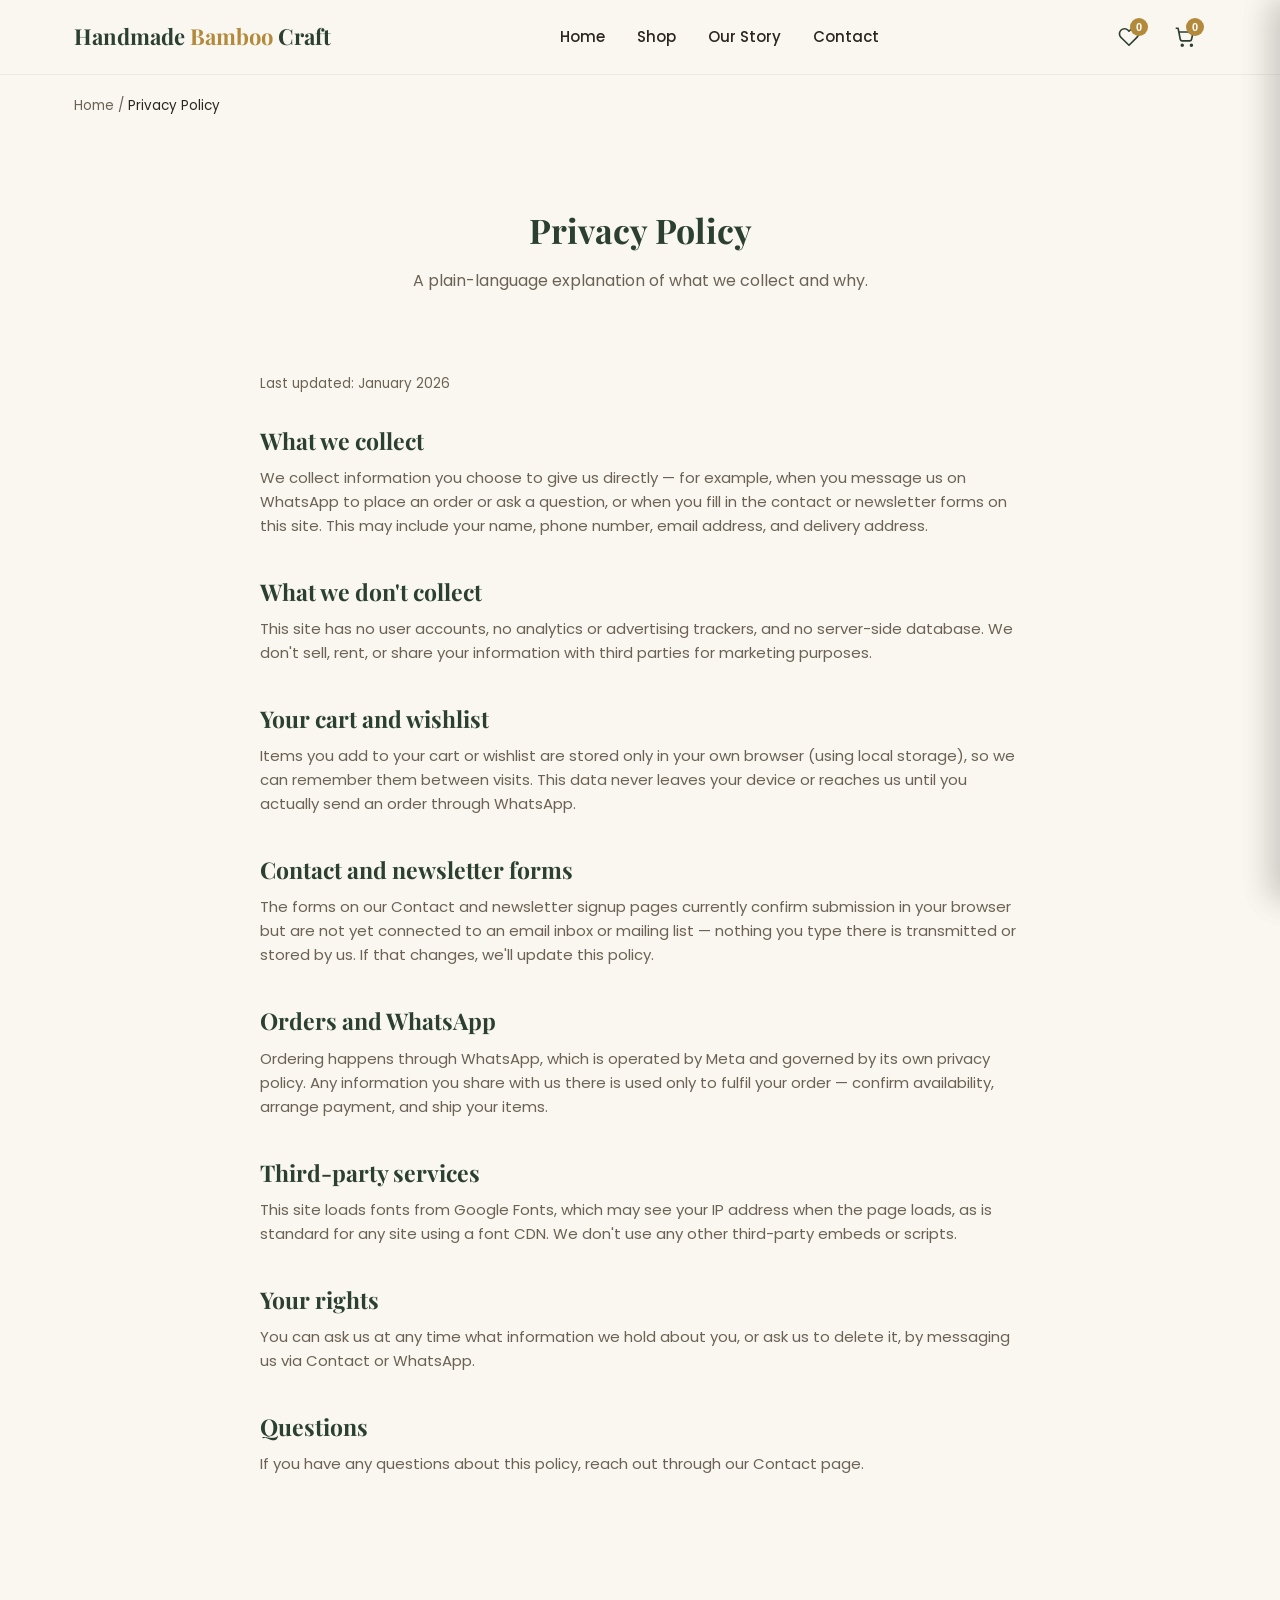
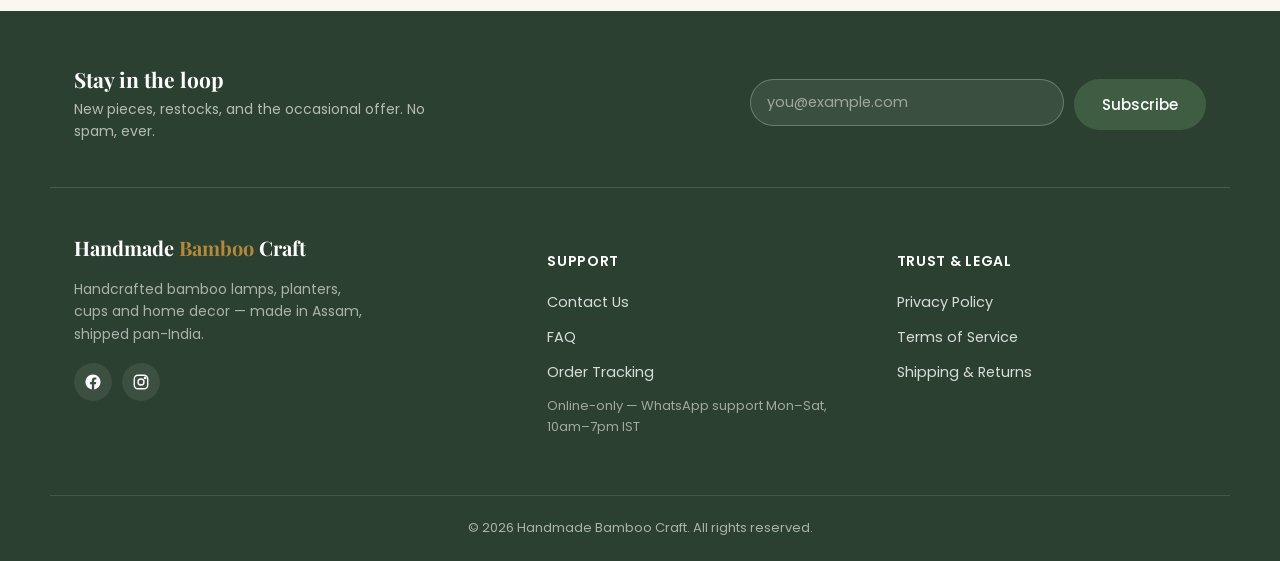
<file: privacy.html>
<!DOCTYPE html>
<html lang="en">
<head>
<meta charset="UTF-8">
<meta name="viewport" content="width=device-width, initial-scale=1.0">
<title>Privacy Policy | Handmade Bamboo Craft</title>
<meta name="description" content="How Handmade Bamboo Craft handles your information.">
<link rel="preconnect" href="https://fonts.googleapis.com">
<link href="https://fonts.googleapis.com/css2?family=Playfair+Display:wght@600;700&family=Poppins:wght@300;400;500;600&display=swap" rel="stylesheet">
<link rel="stylesheet" href="styles.css">
</head>
<body>

<header class="site-header">
  <div class="nav-container">
    <a href="index.html#home" class="logo">Handmade <span>Bamboo</span> Craft</a>
    <nav class="nav-links" id="navLinks" aria-label="Main menu">
      <div class="nav-links-header">
        <span>Menu</span>
        <button class="cart-close" id="navClose" aria-label="Close menu">&times;</button>
      </div>
      <div class="nav-links-list">
        <a href="index.html#home">Home</a>
        <a href="index.html#shop">Shop</a>
        <a href="about.html">Our Story</a>
        <a href="contact.html">Contact</a>
      </div>
    </nav>
    <div class="nav-actions">
      <button class="icon-btn" id="wishlistToggle" aria-label="Open wishlist">
        <svg width="22" height="22" viewBox="0 0 24 24" fill="none" stroke="currentColor" stroke-width="1.8" stroke-linecap="round" stroke-linejoin="round"><path d="M20.8 4.6a5.5 5.5 0 0 0-7.8 0L12 5.6l-1-1a5.5 5.5 0 0 0-7.8 7.8l1 1L12 21l7.8-7.8 1-1a5.5 5.5 0 0 0 0-7.8z"/></svg>
        <span class="cart-count" id="wishlistCount">0</span>
        <script>
          (function(){
            try {
              var list = JSON.parse(localStorage.getItem("bambooCraftWishlist"));
              document.getElementById("wishlistCount").textContent = Array.isArray(list) ? list.length : 0;
            } catch(e){}
          })();
        </script>
      </button>
      <button class="icon-btn" id="cartToggle" aria-label="Open cart">
        <svg width="22" height="22" viewBox="0 0 24 24" fill="none" stroke="currentColor" stroke-width="1.8" stroke-linecap="round" stroke-linejoin="round"><circle cx="9" cy="21" r="1"/><circle cx="19" cy="21" r="1"/><path d="M2.5 2.5h2l2.4 12.2a2 2 0 0 0 2 1.6h8.2a2 2 0 0 0 2-1.6L21 6.5H6"/></svg>
        <span class="cart-count" id="cartCount">0</span>
        <script>
          (function(){
            try {
              var cart = JSON.parse(localStorage.getItem("bambooCraftCart")) || {};
              var count = 0;
              for(var id in cart){ if(cart[id] > 0) count += cart[id]; }
              document.getElementById("cartCount").textContent = count;
            } catch(e){}
          })();
        </script>
      </button>
      <button class="icon-btn menu-toggle" id="menuToggle" aria-label="Toggle menu">
        <svg width="22" height="22" viewBox="0 0 24 24" fill="none" stroke="currentColor" stroke-width="1.8" stroke-linecap="round"><line x1="3" y1="6" x2="21" y2="6"/><line x1="3" y1="12" x2="21" y2="12"/><line x1="3" y1="18" x2="21" y2="18"/></svg>
      </button>
    </div>
  </div>
</header>

<div class="cart-overlay" id="navOverlay"></div>

<div class="wrap">
  <p class="breadcrumb"><a href="index.html#home">Home</a> / <span>Privacy Policy</span></p>
</div>

<section>
  <div class="wrap">
    <div class="section-heading">
      <h2>Privacy Policy</h2>
      <p>A plain-language explanation of what we collect and why.</p>
    </div>
    <div class="legal-content">
      <p class="updated-date">Last updated: January 2026</p>

      <h2>What we collect</h2>
      <p>We collect information you choose to give us directly — for example, when you message us on WhatsApp to place an order or ask a question, or when you fill in the contact or newsletter forms on this site. This may include your name, phone number, email address, and delivery address.</p>

      <h2>What we don't collect</h2>
      <p>This site has no user accounts, no analytics or advertising trackers, and no server-side database. We don't sell, rent, or share your information with third parties for marketing purposes.</p>

      <h2>Your cart and wishlist</h2>
      <p>Items you add to your cart or wishlist are stored only in your own browser (using local storage), so we can remember them between visits. This data never leaves your device or reaches us until you actually send an order through WhatsApp.</p>

      <h2>Contact and newsletter forms</h2>
      <p>The forms on our Contact and newsletter signup pages currently confirm submission in your browser but are not yet connected to an email inbox or mailing list — nothing you type there is transmitted or stored by us. If that changes, we'll update this policy.</p>

      <h2>Orders and WhatsApp</h2>
      <p>Ordering happens through WhatsApp, which is operated by Meta and governed by its own privacy policy. Any information you share with us there is used only to fulfil your order — confirm availability, arrange payment, and ship your items.</p>

      <h2>Third-party services</h2>
      <p>This site loads fonts from Google Fonts, which may see your IP address when the page loads, as is standard for any site using a font CDN. We don't use any other third-party embeds or scripts.</p>

      <h2>Your rights</h2>
      <p>You can ask us at any time what information we hold about you, or ask us to delete it, by messaging us via <a href="contact.html">Contact</a> or WhatsApp.</p>

      <h2>Questions</h2>
      <p>If you have any questions about this policy, reach out through our <a href="contact.html">Contact</a> page.</p>
    </div>
  </div>
</section>

<footer>
  <div class="wrap footer-newsletter">
    <div>
      <h3>Stay in the loop</h3>
      <p>New pieces, restocks, and the occasional offer. No spam, ever.</p>
    </div>
    <form class="newsletter-form" id="newsletterForm">
      <input type="email" id="newsletterEmail" placeholder="you@example.com" required>
      <button type="submit" class="btn-primary">Subscribe</button>
      <div class="newsletter-success" id="newsletterSuccess">Thanks — you're on the list!</div>
    </form>
  </div>

  <div class="wrap footer-grid">
    <div class="footer-col footer-brand">
      <a href="index.html#home" class="logo">Handmade <span>Bamboo</span> Craft</a>
      <p>Handcrafted bamboo lamps, planters, cups and home decor — made in Assam, shipped pan-India.</p>
      <div class="footer-social">
        <!-- TODO: swap # for your real Facebook and Instagram URLs -->
        <a href="#" aria-label="Facebook">
          <svg width="18" height="18" viewBox="0 0 24 24" fill="currentColor"><path d="M22 12.06C22 6.5 17.52 2 12 2S2 6.5 2 12.06c0 5 3.66 9.15 8.44 9.94v-7.03H7.9v-2.91h2.54V9.85c0-2.5 1.49-3.89 3.78-3.89 1.1 0 2.24.2 2.24.2v2.46h-1.26c-1.24 0-1.63.77-1.63 1.56v1.88h2.78l-.44 2.91h-2.34V22c4.78-.79 8.44-4.94 8.44-9.94z"/></svg>
        </a>
        <a href="#" aria-label="Instagram">
          <svg width="18" height="18" viewBox="0 0 24 24" fill="none" stroke="currentColor" stroke-width="1.8"><rect x="3" y="3" width="18" height="18" rx="5"/><circle cx="12" cy="12" r="4"/><circle cx="17.5" cy="6.5" r="1"/></svg>
        </a>
      </div>
    </div>

    <div class="footer-col">
      <h4>Support</h4>
      <a href="contact.html">Contact Us</a>
      <a href="faq.html">FAQ</a>
      <a href="order-tracking.html">Order Tracking</a>
      <p class="footer-hours">Online-only — WhatsApp support Mon–Sat, 10am–7pm IST</p>
    </div>

    <div class="footer-col">
      <h4>Trust &amp; Legal</h4>
      <a href="privacy.html">Privacy Policy</a>
      <a href="terms.html">Terms of Service</a>
      <a href="shipping-returns.html">Shipping &amp; Returns</a>
    </div>
  </div>

  <div class="wrap footer-bottom">
    <p>&copy; <span id="footerYear"></span> Handmade Bamboo Craft. All rights reserved.</p>
  </div>
</footer>

<div class="cart-overlay" id="cartOverlay"></div>
<aside class="cart-drawer" id="cartDrawer" aria-label="Shopping cart">
  <div class="cart-header">
    <h3>Your Cart</h3>
    <button class="cart-close" id="cartClose" aria-label="Close cart">&times;</button>
  </div>
  <div class="cart-items" id="cartItems"></div>
  <div class="cart-footer">
    <div class="cart-subtotal"><span>Subtotal</span><span id="cartSubtotal">₹0</span></div>
    <button class="btn-primary btn-block" id="checkoutBtn">Order via WhatsApp</button>
    <p class="cart-note">You'll be redirected to WhatsApp to confirm your order with us directly.</p>
  </div>
</aside>

<div class="cart-overlay" id="wishlistOverlay"></div>
<aside class="cart-drawer" id="wishlistDrawer" aria-label="Wishlist">
  <div class="cart-header">
    <h3>Your Wishlist</h3>
    <button class="cart-close" id="wishlistClose" aria-label="Close wishlist">&times;</button>
  </div>
  <div class="cart-items" id="wishlistItems"></div>
</aside>

<script src="products.js"></script>
<script src="cart.js"></script>
<script src="wishlist.js"></script>
<script>
  initCartWidget();
  initWishlistWidget();
  initFooter();
</script>

</body>
</html>
</file>
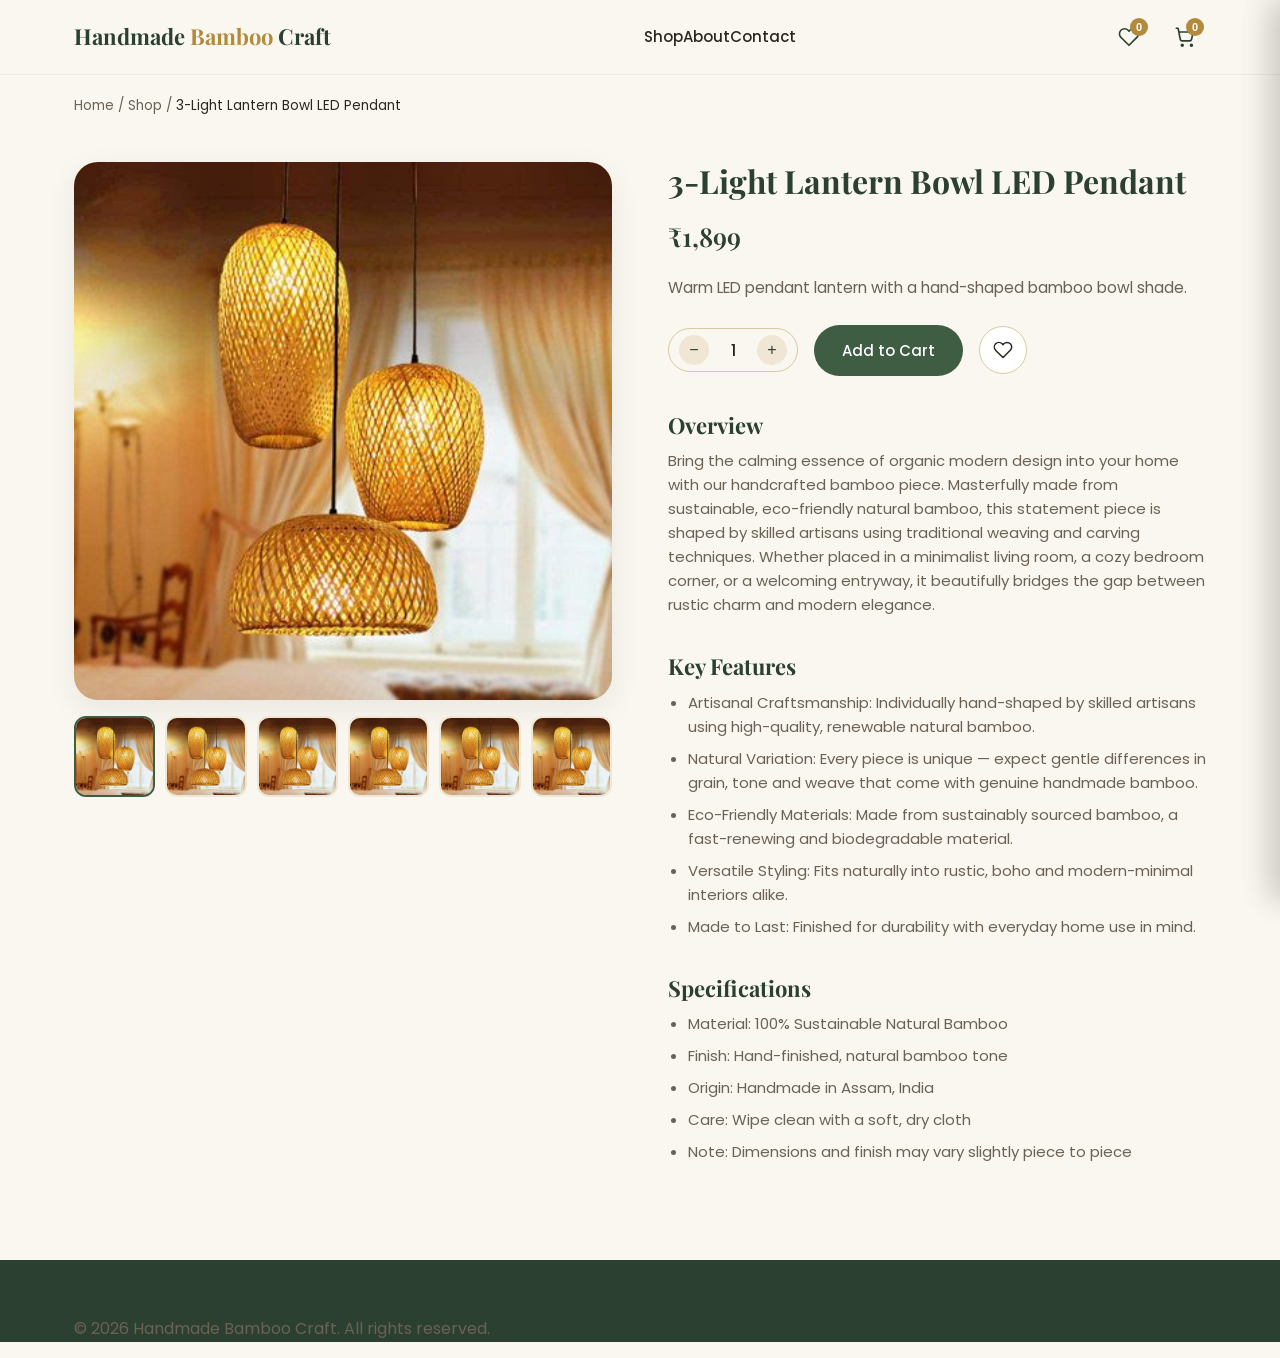
<file: product.html>
<!DOCTYPE html>
<html lang="en">
<head>
<meta charset="UTF-8">
<meta name="viewport" content="width=device-width, initial-scale=1.0">
<title id="pageTitle">Product | Handmade Bamboo Craft</title>
<meta name="description" id="pageMetaDesc" content="Handcrafted bamboo product from Handmade Bamboo Craft, Assam.">
<link rel="preconnect" href="https://fonts.googleapis.com">
<link href="https://fonts.googleapis.com/css2?family=Playfair+Display:wght@600;700&family=Poppins:wght@300;400;500;600&display=swap" rel="stylesheet">
<link rel="stylesheet" href="styles.css">
</head>
<body>

<header class="site-header">
  <div class="nav-container">
    <a href="index.html#home" class="logo">Handmade <span>Bamboo</span> Craft</a>
    <nav class="nav-links" id="navLinks">
      <a href="index.html#shop">Shop</a>
      <a href="index.html#about">About</a>
      <a href="index.html#contact">Contact</a>
    </nav>
    <div class="nav-actions">
      <button class="icon-btn" id="wishlistToggle" aria-label="Open wishlist">
        <svg width="22" height="22" viewBox="0 0 24 24" fill="none" stroke="currentColor" stroke-width="1.8" stroke-linecap="round" stroke-linejoin="round"><path d="M20.8 4.6a5.5 5.5 0 0 0-7.8 0L12 5.6l-1-1a5.5 5.5 0 0 0-7.8 7.8l1 1L12 21l7.8-7.8 1-1a5.5 5.5 0 0 0 0-7.8z"/></svg>
        <span class="cart-count" id="wishlistCount">0</span>
        <script>
          // Same fix as the cart badge: hydrate synchronously so it never
          // flashes "0" before wishlist.js finishes loading.
          (function(){
            try {
              var list = JSON.parse(localStorage.getItem("bambooCraftWishlist"));
              document.getElementById("wishlistCount").textContent = Array.isArray(list) ? list.length : 0;
            } catch(e){}
          })();
        </script>
      </button>
      <button class="icon-btn" id="cartToggle" aria-label="Open cart">
        <svg width="22" height="22" viewBox="0 0 24 24" fill="none" stroke="currentColor" stroke-width="1.8" stroke-linecap="round" stroke-linejoin="round"><circle cx="9" cy="21" r="1"/><circle cx="19" cy="21" r="1"/><path d="M2.5 2.5h2l2.4 12.2a2 2 0 0 0 2 1.6h8.2a2 2 0 0 0 2-1.6L21 6.5H6"/></svg>
        <span class="cart-count" id="cartCount">0</span>
        <script>
          // Set the real count synchronously, before first paint, so the
          // badge never flashes "0" before cart.js finishes loading.
          (function(){
            try {
              var cart = JSON.parse(localStorage.getItem("bambooCraftCart")) || {};
              var count = 0;
              for(var id in cart){ if(cart[id] > 0) count += cart[id]; }
              document.getElementById("cartCount").textContent = count;
            } catch(e){}
          })();
        </script>
      </button>
      <button class="icon-btn menu-toggle" id="menuToggle" aria-label="Toggle menu">
        <svg width="22" height="22" viewBox="0 0 24 24" fill="none" stroke="currentColor" stroke-width="1.8" stroke-linecap="round"><line x1="3" y1="6" x2="21" y2="6"/><line x1="3" y1="12" x2="21" y2="12"/><line x1="3" y1="18" x2="21" y2="18"/></svg>
      </button>
    </div>
  </div>
</header>

<div class="wrap">
  <p class="breadcrumb"><a href="index.html#home">Home</a> / <a href="index.html#shop">Shop</a> / <span id="breadcrumbName">Product</span></p>

  <div class="product-detail" id="productDetail">
    <!-- filled in by script -->
  </div>
</div>

<footer>
  <div class="wrap">
    <p>&copy; 2026 Handmade Bamboo Craft. All rights reserved.</p>
  </div>
</footer>

<div class="cart-overlay" id="cartOverlay"></div>
<aside class="cart-drawer" id="cartDrawer" aria-label="Shopping cart">
  <div class="cart-header">
    <h3>Your Cart</h3>
    <button class="cart-close" id="cartClose" aria-label="Close cart">&times;</button>
  </div>
  <div class="cart-items" id="cartItems"></div>
  <div class="cart-footer">
    <div class="cart-subtotal"><span>Subtotal</span><span id="cartSubtotal">₹0</span></div>
    <button class="btn-primary btn-block" id="checkoutBtn">Order via WhatsApp</button>
    <p class="cart-note">You'll be redirected to WhatsApp to confirm your order with us directly.</p>
  </div>
</aside>

<div class="cart-overlay" id="wishlistOverlay"></div>
<aside class="cart-drawer" id="wishlistDrawer" aria-label="Wishlist">
  <div class="cart-header">
    <h3>Your Wishlist</h3>
    <button class="cart-close" id="wishlistClose" aria-label="Close wishlist">&times;</button>
  </div>
  <div class="cart-items" id="wishlistItems"></div>
</aside>

<script src="products.js"></script>
<script src="cart.js"></script>
<script src="wishlist.js"></script>
<script>
  const params = new URLSearchParams(window.location.search);
  const productId = params.get("id");
  const product = products.find(p => p.id === productId) || products[0];

  document.getElementById("pageTitle").textContent = `${product.name} | Handmade Bamboo Craft`;
  document.getElementById("pageMetaDesc").setAttribute("content", product.desc);
  document.getElementById("breadcrumbName").textContent = product.name;

  let activeImageIndex = 0;

  function renderDetail(){
    const images = product.images && product.images.length ? product.images : [product.image];
    const d = PRODUCT_DESCRIPTION;

    document.getElementById("productDetail").innerHTML = `
      <div class="product-gallery">
        <div class="gallery-main"><img id="galleryMainImg" src="${images[activeImageIndex]}" alt="${product.name}"></div>
        <div class="gallery-thumbs" id="galleryThumbs">
          ${images.map((src, i) => `
            <button type="button" class="${i === activeImageIndex ? "active" : ""}" data-index="${i}">
              <img src="${src}" alt="${product.name} photo ${i + 1}" loading="lazy">
            </button>
          `).join("")}
        </div>
      </div>
      <div class="product-info">
        <h1>${product.name}</h1>
        <div class="detail-price">${formatPrice(product.price)}</div>
        <p class="detail-short-desc">${product.desc}</p>
        <div class="detail-actions">
          <div class="detail-qty">
            <button type="button" id="qtyMinus">&minus;</button>
            <span id="qtyValue">1</span>
            <button type="button" id="qtyPlus">+</button>
          </div>
          <button class="btn-primary" id="addToCartBtn" data-label="Add to Cart">Add to Cart</button>
          <button type="button" class="wishlist-btn wishlist-btn-inline" id="detailWishlistBtn" data-id="${product.id}" aria-label="Toggle wishlist">
            <svg width="20" height="20" viewBox="0 0 24 24" fill="none" stroke="currentColor" stroke-width="1.8" stroke-linecap="round" stroke-linejoin="round"><path d="M20.8 4.6a5.5 5.5 0 0 0-7.8 0L12 5.6l-1-1a5.5 5.5 0 0 0-7.8 7.8l1 1L12 21l7.8-7.8 1-1a5.5 5.5 0 0 0 0-7.8z"/></svg>
          </button>
        </div>

        <div class="description-block">
          <h2>Overview</h2>
          <p>${d.overview}</p>

          <h2>Key Features</h2>
          <ul>${d.features.map(f => `<li>${f}</li>`).join("")}</ul>

          <h2>Specifications</h2>
          <ul>${d.specs.map(s => `<li>${s}</li>`).join("")}</ul>
        </div>
      </div>
    `;

    document.getElementById("detailWishlistBtn").addEventListener("click", () => {
      toggleWishlist(product.id);
    });
    syncWishlistButtons();

    document.getElementById("galleryThumbs").addEventListener("click", e => {
      const btn = e.target.closest("button[data-index]");
      if(!btn) return;
      activeImageIndex = Number(btn.dataset.index);
      document.getElementById("galleryMainImg").src = images[activeImageIndex];
      document.querySelectorAll("#galleryThumbs button").forEach(b => b.classList.remove("active"));
      btn.classList.add("active");
    });

    let qty = 1;
    let addedTimeout = null;
    const qtyValue = document.getElementById("qtyValue");
    const addToCartBtn = document.getElementById("addToCartBtn");

    function resetAddButton(){
      if(addedTimeout){ clearTimeout(addedTimeout); addedTimeout = null; }
      addToCartBtn.textContent = addToCartBtn.dataset.label;
      addToCartBtn.classList.remove("added");
    }

    document.getElementById("qtyMinus").addEventListener("click", () => {
      qty = Math.max(1, qty - 1);
      qtyValue.textContent = qty;
      resetAddButton();
    });
    document.getElementById("qtyPlus").addEventListener("click", () => {
      qty += 1;
      qtyValue.textContent = qty;
      resetAddButton();
    });
    addToCartBtn.addEventListener("click", e => {
      for(let i = 0; i < qty; i++) addToCart(product.id);
      const btn = e.currentTarget;
      const original = btn.dataset.label;
      btn.textContent = "Added to Cart";
      btn.classList.add("added");
      addedTimeout = setTimeout(() => {
        btn.textContent = original;
        btn.classList.remove("added");
        addedTimeout = null;
      }, 1200);
    });
  }

  renderDetail();
  initCartWidget();
  initWishlistWidget();
</script>

</body>
</html>
</file>
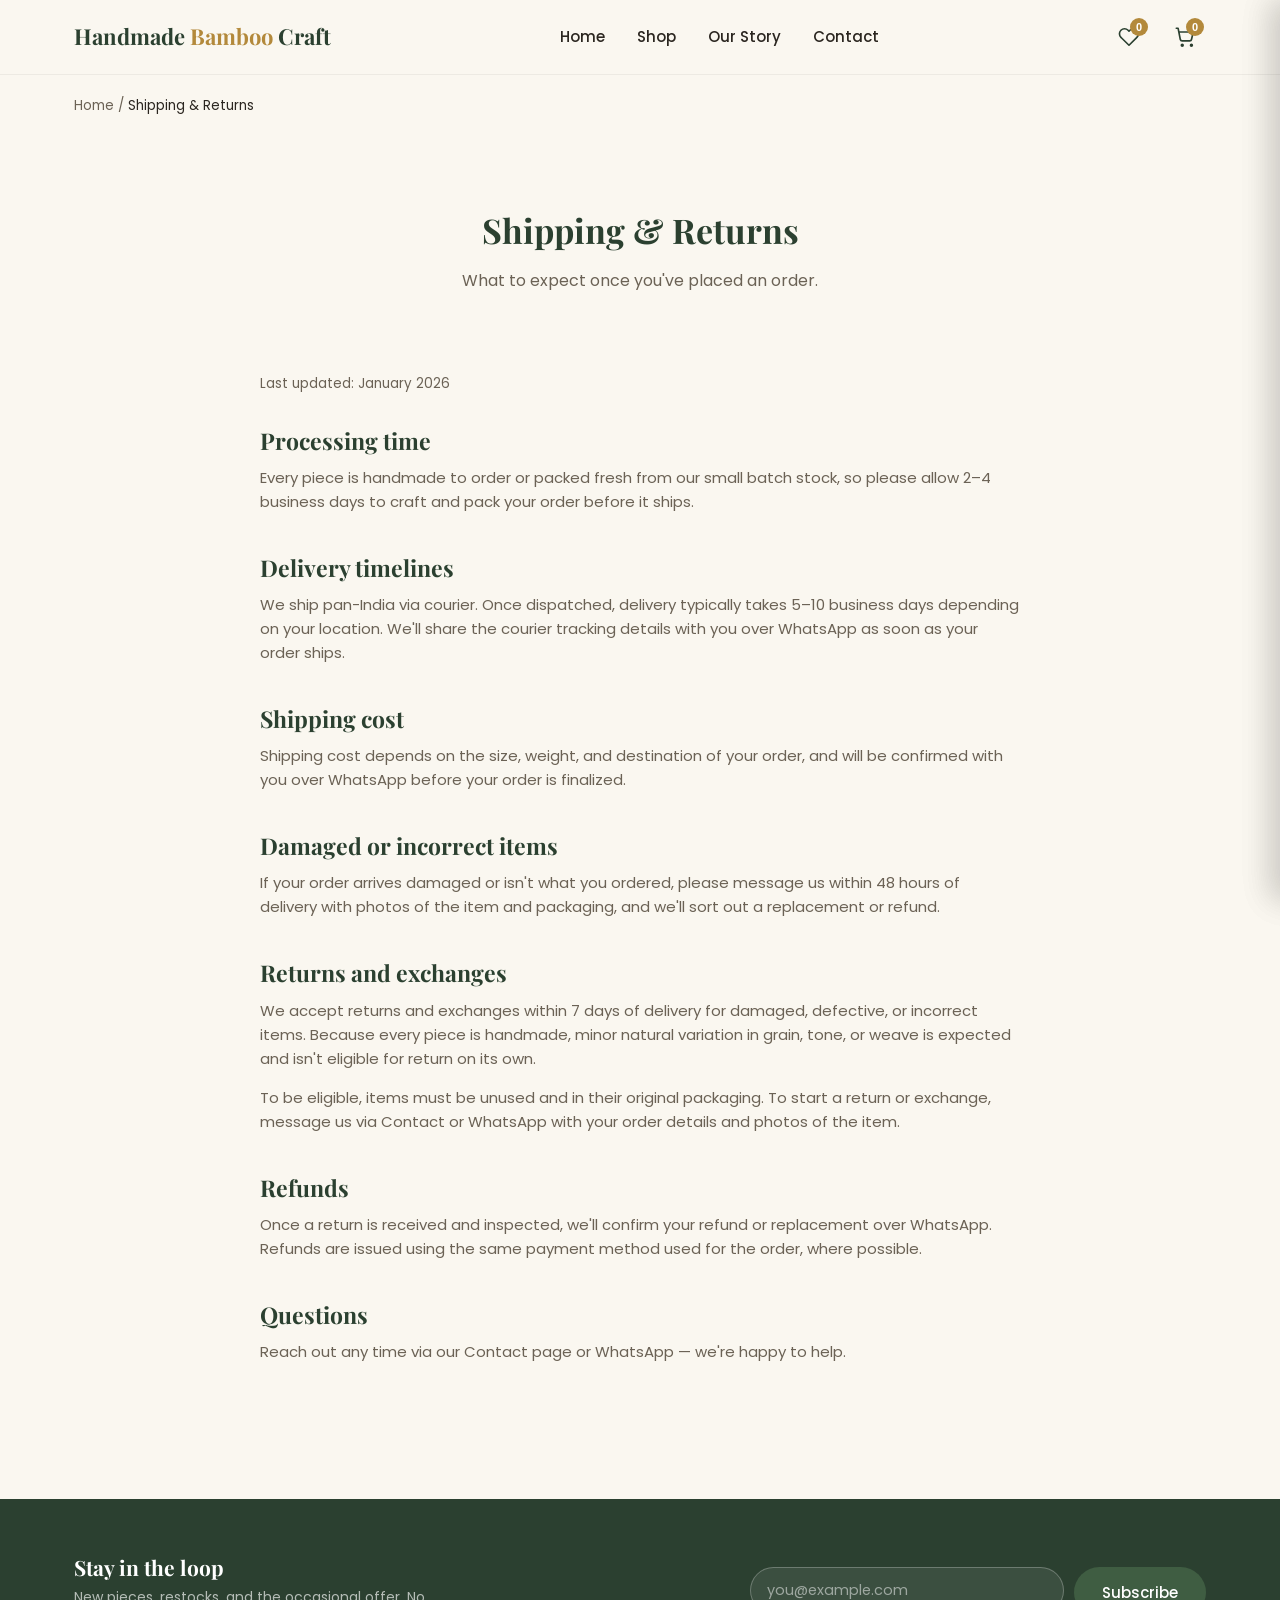
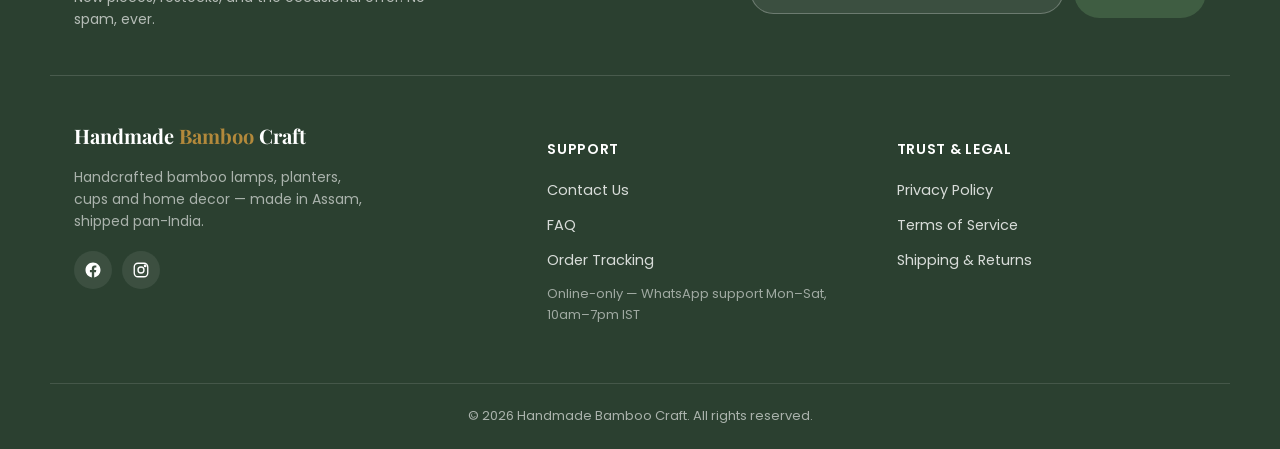
<file: shipping-returns.html>
<!DOCTYPE html>
<html lang="en">
<head>
<meta charset="UTF-8">
<meta name="viewport" content="width=device-width, initial-scale=1.0">
<title>Shipping &amp; Returns | Handmade Bamboo Craft</title>
<meta name="description" content="Shipping timelines, costs, and our return and exchange policy.">
<link rel="preconnect" href="https://fonts.googleapis.com">
<link href="https://fonts.googleapis.com/css2?family=Playfair+Display:wght@600;700&family=Poppins:wght@300;400;500;600&display=swap" rel="stylesheet">
<link rel="stylesheet" href="styles.css">
</head>
<body>

<header class="site-header">
  <div class="nav-container">
    <a href="index.html#home" class="logo">Handmade <span>Bamboo</span> Craft</a>
    <nav class="nav-links" id="navLinks" aria-label="Main menu">
      <div class="nav-links-header">
        <span>Menu</span>
        <button class="cart-close" id="navClose" aria-label="Close menu">&times;</button>
      </div>
      <div class="nav-links-list">
        <a href="index.html#home">Home</a>
        <a href="index.html#shop">Shop</a>
        <a href="about.html">Our Story</a>
        <a href="contact.html">Contact</a>
      </div>
    </nav>
    <div class="nav-actions">
      <button class="icon-btn" id="wishlistToggle" aria-label="Open wishlist">
        <svg width="22" height="22" viewBox="0 0 24 24" fill="none" stroke="currentColor" stroke-width="1.8" stroke-linecap="round" stroke-linejoin="round"><path d="M20.8 4.6a5.5 5.5 0 0 0-7.8 0L12 5.6l-1-1a5.5 5.5 0 0 0-7.8 7.8l1 1L12 21l7.8-7.8 1-1a5.5 5.5 0 0 0 0-7.8z"/></svg>
        <span class="cart-count" id="wishlistCount">0</span>
        <script>
          (function(){
            try {
              var list = JSON.parse(localStorage.getItem("bambooCraftWishlist"));
              document.getElementById("wishlistCount").textContent = Array.isArray(list) ? list.length : 0;
            } catch(e){}
          })();
        </script>
      </button>
      <button class="icon-btn" id="cartToggle" aria-label="Open cart">
        <svg width="22" height="22" viewBox="0 0 24 24" fill="none" stroke="currentColor" stroke-width="1.8" stroke-linecap="round" stroke-linejoin="round"><circle cx="9" cy="21" r="1"/><circle cx="19" cy="21" r="1"/><path d="M2.5 2.5h2l2.4 12.2a2 2 0 0 0 2 1.6h8.2a2 2 0 0 0 2-1.6L21 6.5H6"/></svg>
        <span class="cart-count" id="cartCount">0</span>
        <script>
          (function(){
            try {
              var cart = JSON.parse(localStorage.getItem("bambooCraftCart")) || {};
              var count = 0;
              for(var id in cart){ if(cart[id] > 0) count += cart[id]; }
              document.getElementById("cartCount").textContent = count;
            } catch(e){}
          })();
        </script>
      </button>
      <button class="icon-btn menu-toggle" id="menuToggle" aria-label="Toggle menu">
        <svg width="22" height="22" viewBox="0 0 24 24" fill="none" stroke="currentColor" stroke-width="1.8" stroke-linecap="round"><line x1="3" y1="6" x2="21" y2="6"/><line x1="3" y1="12" x2="21" y2="12"/><line x1="3" y1="18" x2="21" y2="18"/></svg>
      </button>
    </div>
  </div>
</header>

<div class="cart-overlay" id="navOverlay"></div>

<div class="wrap">
  <p class="breadcrumb"><a href="index.html#home">Home</a> / <span>Shipping &amp; Returns</span></p>
</div>

<section>
  <div class="wrap">
    <div class="section-heading">
      <h2>Shipping &amp; Returns</h2>
      <p>What to expect once you've placed an order.</p>
    </div>
    <div class="legal-content">
      <p class="updated-date">Last updated: January 2026</p>

      <h2>Processing time</h2>
      <p>Every piece is handmade to order or packed fresh from our small batch stock, so please allow 2–4 business days to craft and pack your order before it ships.</p>

      <h2>Delivery timelines</h2>
      <p>We ship pan-India via courier. Once dispatched, delivery typically takes 5–10 business days depending on your location. We'll share the courier tracking details with you over WhatsApp as soon as your order ships.</p>

      <h2>Shipping cost</h2>
      <p>Shipping cost depends on the size, weight, and destination of your order, and will be confirmed with you over WhatsApp before your order is finalized.</p>

      <h2>Damaged or incorrect items</h2>
      <p>If your order arrives damaged or isn't what you ordered, please message us within 48 hours of delivery with photos of the item and packaging, and we'll sort out a replacement or refund.</p>

      <h2>Returns and exchanges</h2>
      <p>We accept returns and exchanges within 7 days of delivery for damaged, defective, or incorrect items. Because every piece is handmade, minor natural variation in grain, tone, or weave is expected and isn't eligible for return on its own.</p>
      <p>To be eligible, items must be unused and in their original packaging. To start a return or exchange, message us via <a href="contact.html">Contact</a> or WhatsApp with your order details and photos of the item.</p>

      <h2>Refunds</h2>
      <p>Once a return is received and inspected, we'll confirm your refund or replacement over WhatsApp. Refunds are issued using the same payment method used for the order, where possible.</p>

      <h2>Questions</h2>
      <p>Reach out any time via our <a href="contact.html">Contact</a> page or WhatsApp — we're happy to help.</p>
    </div>
  </div>
</section>

<footer>
  <div class="wrap footer-newsletter">
    <div>
      <h3>Stay in the loop</h3>
      <p>New pieces, restocks, and the occasional offer. No spam, ever.</p>
    </div>
    <form class="newsletter-form" id="newsletterForm">
      <input type="email" id="newsletterEmail" placeholder="you@example.com" required>
      <button type="submit" class="btn-primary">Subscribe</button>
      <div class="newsletter-success" id="newsletterSuccess">Thanks — you're on the list!</div>
    </form>
  </div>

  <div class="wrap footer-grid">
    <div class="footer-col footer-brand">
      <a href="index.html#home" class="logo">Handmade <span>Bamboo</span> Craft</a>
      <p>Handcrafted bamboo lamps, planters, cups and home decor — made in Assam, shipped pan-India.</p>
      <div class="footer-social">
        <!-- TODO: swap # for your real Facebook and Instagram URLs -->
        <a href="#" aria-label="Facebook">
          <svg width="18" height="18" viewBox="0 0 24 24" fill="currentColor"><path d="M22 12.06C22 6.5 17.52 2 12 2S2 6.5 2 12.06c0 5 3.66 9.15 8.44 9.94v-7.03H7.9v-2.91h2.54V9.85c0-2.5 1.49-3.89 3.78-3.89 1.1 0 2.24.2 2.24.2v2.46h-1.26c-1.24 0-1.63.77-1.63 1.56v1.88h2.78l-.44 2.91h-2.34V22c4.78-.79 8.44-4.94 8.44-9.94z"/></svg>
        </a>
        <a href="#" aria-label="Instagram">
          <svg width="18" height="18" viewBox="0 0 24 24" fill="none" stroke="currentColor" stroke-width="1.8"><rect x="3" y="3" width="18" height="18" rx="5"/><circle cx="12" cy="12" r="4"/><circle cx="17.5" cy="6.5" r="1"/></svg>
        </a>
      </div>
    </div>

    <div class="footer-col">
      <h4>Support</h4>
      <a href="contact.html">Contact Us</a>
      <a href="faq.html">FAQ</a>
      <a href="order-tracking.html">Order Tracking</a>
      <p class="footer-hours">Online-only — WhatsApp support Mon–Sat, 10am–7pm IST</p>
    </div>

    <div class="footer-col">
      <h4>Trust &amp; Legal</h4>
      <a href="privacy.html">Privacy Policy</a>
      <a href="terms.html">Terms of Service</a>
      <a href="shipping-returns.html">Shipping &amp; Returns</a>
    </div>
  </div>

  <div class="wrap footer-bottom">
    <p>&copy; <span id="footerYear"></span> Handmade Bamboo Craft. All rights reserved.</p>
  </div>
</footer>

<div class="cart-overlay" id="cartOverlay"></div>
<aside class="cart-drawer" id="cartDrawer" aria-label="Shopping cart">
  <div class="cart-header">
    <h3>Your Cart</h3>
    <button class="cart-close" id="cartClose" aria-label="Close cart">&times;</button>
  </div>
  <div class="cart-items" id="cartItems"></div>
  <div class="cart-footer">
    <div class="cart-subtotal"><span>Subtotal</span><span id="cartSubtotal">₹0</span></div>
    <button class="btn-primary btn-block" id="checkoutBtn">Order via WhatsApp</button>
    <p class="cart-note">You'll be redirected to WhatsApp to confirm your order with us directly.</p>
  </div>
</aside>

<div class="cart-overlay" id="wishlistOverlay"></div>
<aside class="cart-drawer" id="wishlistDrawer" aria-label="Wishlist">
  <div class="cart-header">
    <h3>Your Wishlist</h3>
    <button class="cart-close" id="wishlistClose" aria-label="Close wishlist">&times;</button>
  </div>
  <div class="cart-items" id="wishlistItems"></div>
</aside>

<script src="products.js"></script>
<script src="cart.js"></script>
<script src="wishlist.js"></script>
<script>
  initCartWidget();
  initWishlistWidget();
  initFooter();
</script>

</body>
</html>
</file>
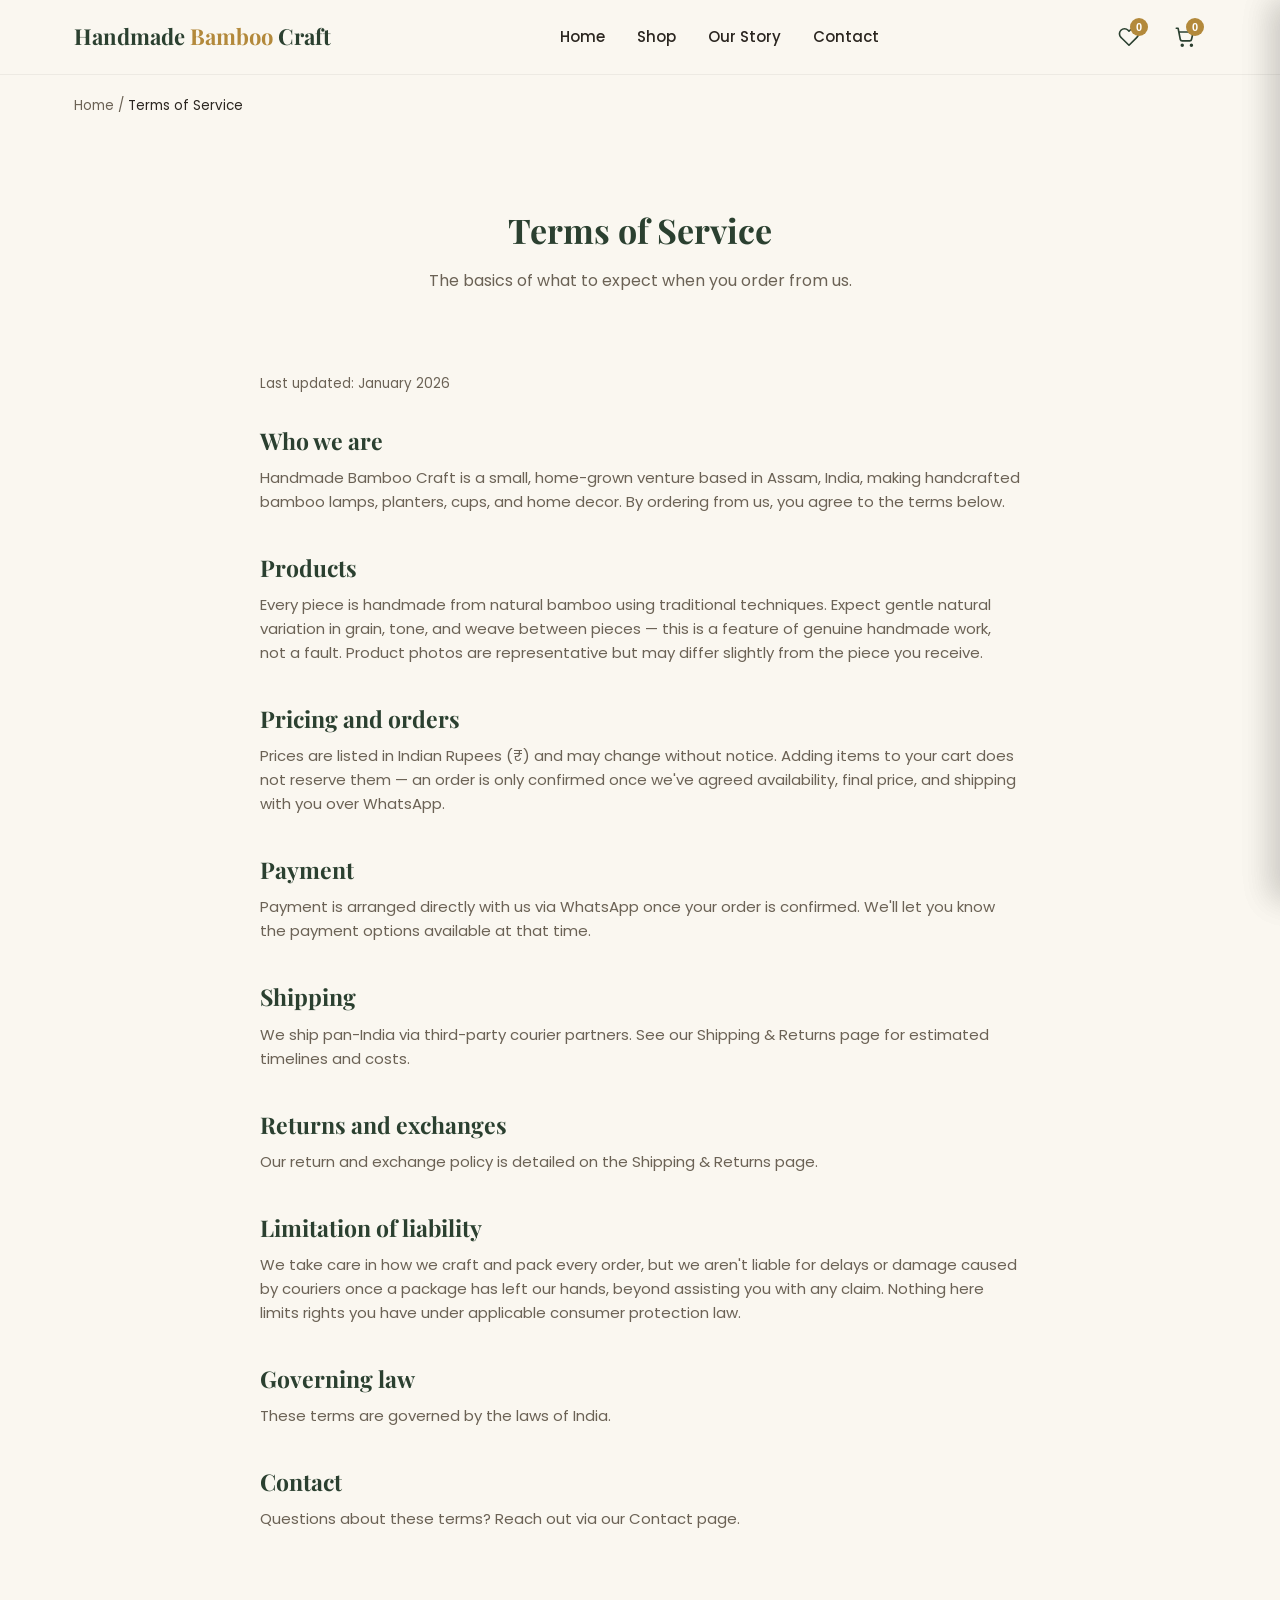
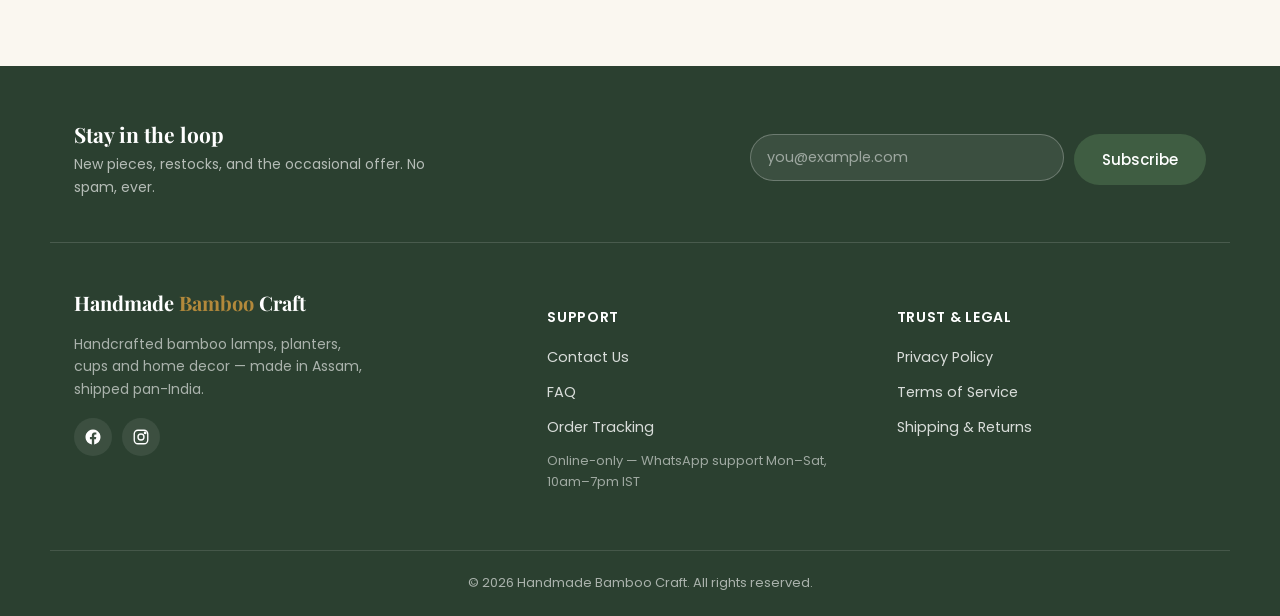
<file: terms.html>
<!DOCTYPE html>
<html lang="en">
<head>
<meta charset="UTF-8">
<meta name="viewport" content="width=device-width, initial-scale=1.0">
<title>Terms of Service | Handmade Bamboo Craft</title>
<meta name="description" content="The terms that apply when you order from Handmade Bamboo Craft.">
<link rel="preconnect" href="https://fonts.googleapis.com">
<link href="https://fonts.googleapis.com/css2?family=Playfair+Display:wght@600;700&family=Poppins:wght@300;400;500;600&display=swap" rel="stylesheet">
<link rel="stylesheet" href="styles.css">
</head>
<body>

<header class="site-header">
  <div class="nav-container">
    <a href="index.html#home" class="logo">Handmade <span>Bamboo</span> Craft</a>
    <nav class="nav-links" id="navLinks" aria-label="Main menu">
      <div class="nav-links-header">
        <span>Menu</span>
        <button class="cart-close" id="navClose" aria-label="Close menu">&times;</button>
      </div>
      <div class="nav-links-list">
        <a href="index.html#home">Home</a>
        <a href="index.html#shop">Shop</a>
        <a href="about.html">Our Story</a>
        <a href="contact.html">Contact</a>
      </div>
    </nav>
    <div class="nav-actions">
      <button class="icon-btn" id="wishlistToggle" aria-label="Open wishlist">
        <svg width="22" height="22" viewBox="0 0 24 24" fill="none" stroke="currentColor" stroke-width="1.8" stroke-linecap="round" stroke-linejoin="round"><path d="M20.8 4.6a5.5 5.5 0 0 0-7.8 0L12 5.6l-1-1a5.5 5.5 0 0 0-7.8 7.8l1 1L12 21l7.8-7.8 1-1a5.5 5.5 0 0 0 0-7.8z"/></svg>
        <span class="cart-count" id="wishlistCount">0</span>
        <script>
          (function(){
            try {
              var list = JSON.parse(localStorage.getItem("bambooCraftWishlist"));
              document.getElementById("wishlistCount").textContent = Array.isArray(list) ? list.length : 0;
            } catch(e){}
          })();
        </script>
      </button>
      <button class="icon-btn" id="cartToggle" aria-label="Open cart">
        <svg width="22" height="22" viewBox="0 0 24 24" fill="none" stroke="currentColor" stroke-width="1.8" stroke-linecap="round" stroke-linejoin="round"><circle cx="9" cy="21" r="1"/><circle cx="19" cy="21" r="1"/><path d="M2.5 2.5h2l2.4 12.2a2 2 0 0 0 2 1.6h8.2a2 2 0 0 0 2-1.6L21 6.5H6"/></svg>
        <span class="cart-count" id="cartCount">0</span>
        <script>
          (function(){
            try {
              var cart = JSON.parse(localStorage.getItem("bambooCraftCart")) || {};
              var count = 0;
              for(var id in cart){ if(cart[id] > 0) count += cart[id]; }
              document.getElementById("cartCount").textContent = count;
            } catch(e){}
          })();
        </script>
      </button>
      <button class="icon-btn menu-toggle" id="menuToggle" aria-label="Toggle menu">
        <svg width="22" height="22" viewBox="0 0 24 24" fill="none" stroke="currentColor" stroke-width="1.8" stroke-linecap="round"><line x1="3" y1="6" x2="21" y2="6"/><line x1="3" y1="12" x2="21" y2="12"/><line x1="3" y1="18" x2="21" y2="18"/></svg>
      </button>
    </div>
  </div>
</header>

<div class="cart-overlay" id="navOverlay"></div>

<div class="wrap">
  <p class="breadcrumb"><a href="index.html#home">Home</a> / <span>Terms of Service</span></p>
</div>

<section>
  <div class="wrap">
    <div class="section-heading">
      <h2>Terms of Service</h2>
      <p>The basics of what to expect when you order from us.</p>
    </div>
    <div class="legal-content">
      <p class="updated-date">Last updated: January 2026</p>

      <h2>Who we are</h2>
      <p>Handmade Bamboo Craft is a small, home-grown venture based in Assam, India, making handcrafted bamboo lamps, planters, cups, and home decor. By ordering from us, you agree to the terms below.</p>

      <h2>Products</h2>
      <p>Every piece is handmade from natural bamboo using traditional techniques. Expect gentle natural variation in grain, tone, and weave between pieces — this is a feature of genuine handmade work, not a fault. Product photos are representative but may differ slightly from the piece you receive.</p>

      <h2>Pricing and orders</h2>
      <p>Prices are listed in Indian Rupees (₹) and may change without notice. Adding items to your cart does not reserve them — an order is only confirmed once we've agreed availability, final price, and shipping with you over WhatsApp.</p>

      <h2>Payment</h2>
      <p>Payment is arranged directly with us via WhatsApp once your order is confirmed. We'll let you know the payment options available at that time.</p>

      <h2>Shipping</h2>
      <p>We ship pan-India via third-party courier partners. See our <a href="shipping-returns.html">Shipping &amp; Returns</a> page for estimated timelines and costs.</p>

      <h2>Returns and exchanges</h2>
      <p>Our return and exchange policy is detailed on the <a href="shipping-returns.html">Shipping &amp; Returns</a> page.</p>

      <h2>Limitation of liability</h2>
      <p>We take care in how we craft and pack every order, but we aren't liable for delays or damage caused by couriers once a package has left our hands, beyond assisting you with any claim. Nothing here limits rights you have under applicable consumer protection law.</p>

      <h2>Governing law</h2>
      <p>These terms are governed by the laws of India.</p>

      <h2>Contact</h2>
      <p>Questions about these terms? Reach out via our <a href="contact.html">Contact</a> page.</p>
    </div>
  </div>
</section>

<footer>
  <div class="wrap footer-newsletter">
    <div>
      <h3>Stay in the loop</h3>
      <p>New pieces, restocks, and the occasional offer. No spam, ever.</p>
    </div>
    <form class="newsletter-form" id="newsletterForm">
      <input type="email" id="newsletterEmail" placeholder="you@example.com" required>
      <button type="submit" class="btn-primary">Subscribe</button>
      <div class="newsletter-success" id="newsletterSuccess">Thanks — you're on the list!</div>
    </form>
  </div>

  <div class="wrap footer-grid">
    <div class="footer-col footer-brand">
      <a href="index.html#home" class="logo">Handmade <span>Bamboo</span> Craft</a>
      <p>Handcrafted bamboo lamps, planters, cups and home decor — made in Assam, shipped pan-India.</p>
      <div class="footer-social">
        <!-- TODO: swap # for your real Facebook and Instagram URLs -->
        <a href="#" aria-label="Facebook">
          <svg width="18" height="18" viewBox="0 0 24 24" fill="currentColor"><path d="M22 12.06C22 6.5 17.52 2 12 2S2 6.5 2 12.06c0 5 3.66 9.15 8.44 9.94v-7.03H7.9v-2.91h2.54V9.85c0-2.5 1.49-3.89 3.78-3.89 1.1 0 2.24.2 2.24.2v2.46h-1.26c-1.24 0-1.63.77-1.63 1.56v1.88h2.78l-.44 2.91h-2.34V22c4.78-.79 8.44-4.94 8.44-9.94z"/></svg>
        </a>
        <a href="#" aria-label="Instagram">
          <svg width="18" height="18" viewBox="0 0 24 24" fill="none" stroke="currentColor" stroke-width="1.8"><rect x="3" y="3" width="18" height="18" rx="5"/><circle cx="12" cy="12" r="4"/><circle cx="17.5" cy="6.5" r="1"/></svg>
        </a>
      </div>
    </div>

    <div class="footer-col">
      <h4>Support</h4>
      <a href="contact.html">Contact Us</a>
      <a href="faq.html">FAQ</a>
      <a href="order-tracking.html">Order Tracking</a>
      <p class="footer-hours">Online-only — WhatsApp support Mon–Sat, 10am–7pm IST</p>
    </div>

    <div class="footer-col">
      <h4>Trust &amp; Legal</h4>
      <a href="privacy.html">Privacy Policy</a>
      <a href="terms.html">Terms of Service</a>
      <a href="shipping-returns.html">Shipping &amp; Returns</a>
    </div>
  </div>

  <div class="wrap footer-bottom">
    <p>&copy; <span id="footerYear"></span> Handmade Bamboo Craft. All rights reserved.</p>
  </div>
</footer>

<div class="cart-overlay" id="cartOverlay"></div>
<aside class="cart-drawer" id="cartDrawer" aria-label="Shopping cart">
  <div class="cart-header">
    <h3>Your Cart</h3>
    <button class="cart-close" id="cartClose" aria-label="Close cart">&times;</button>
  </div>
  <div class="cart-items" id="cartItems"></div>
  <div class="cart-footer">
    <div class="cart-subtotal"><span>Subtotal</span><span id="cartSubtotal">₹0</span></div>
    <button class="btn-primary btn-block" id="checkoutBtn">Order via WhatsApp</button>
    <p class="cart-note">You'll be redirected to WhatsApp to confirm your order with us directly.</p>
  </div>
</aside>

<div class="cart-overlay" id="wishlistOverlay"></div>
<aside class="cart-drawer" id="wishlistDrawer" aria-label="Wishlist">
  <div class="cart-header">
    <h3>Your Wishlist</h3>
    <button class="cart-close" id="wishlistClose" aria-label="Close wishlist">&times;</button>
  </div>
  <div class="cart-items" id="wishlistItems"></div>
</aside>

<script src="products.js"></script>
<script src="cart.js"></script>
<script src="wishlist.js"></script>
<script>
  initCartWidget();
  initWishlistWidget();
  initFooter();
</script>

</body>
</html>
</file>
<file: styles.css>
:root{
  --color-bg:#faf7f0;
  --color-surface:#ffffff;
  --color-ink:#2b2620;
  --color-muted:#6b6255;
  --color-green:#3f5d42;
  --color-green-dark:#2b4030;
  --color-tan:#d8c9a3;
  --color-tan-soft:#efe7d4;
  --color-gold:#b3893b;
  --radius:16px;
  --shadow:0 10px 30px rgba(43,38,32,0.08);
  --shadow-hover:0 18px 44px rgba(43,38,32,0.16);
  --max-width:1180px;
}
*{box-sizing:border-box;}
html{scroll-behavior:smooth;}
body{
  margin:0;
  background:var(--color-bg);
  color:var(--color-ink);
  font-family:'Poppins',system-ui,sans-serif;
  font-weight:400;
  line-height:1.6;
}
h1,h2,h3{
  font-family:'Playfair Display',Georgia,serif;
  font-weight:700;
  line-height:1.2;
  margin:0 0 .5em;
}
p{margin:0 0 1em;color:var(--color-muted);}
a{color:inherit;text-decoration:none;}
img{max-width:100%;display:block;}
.wrap{max-width:var(--max-width);margin:0 auto;padding:0 24px;}
.btn-primary{
  display:inline-flex;align-items:center;justify-content:center;gap:8px;
  background:var(--color-green);color:#fff;
  padding:14px 28px;border-radius:999px;border:none;
  font-family:'Poppins',sans-serif;font-size:15px;font-weight:500;
  cursor:pointer;transition:background .2s ease, transform .15s ease;
}
.btn-primary:hover{background:var(--color-green-dark);transform:translateY(-1px);}
.btn-primary.added{background:var(--color-gold);}
.btn-primary:disabled{opacity:.6;cursor:not-allowed;transform:none;}
.btn-block{width:100%;}
.btn-outline{
  display:inline-flex;align-items:center;gap:8px;
  padding:12px 24px;border-radius:999px;border:1.5px solid var(--color-green);
  color:var(--color-green);font-weight:500;font-size:15px;background:transparent;cursor:pointer;
  transition:background .2s ease,color .2s ease;
}
.btn-outline:hover{background:var(--color-green);color:#fff;}

/* Header */
header.site-header{
  position:sticky;top:0;z-index:100;
  background:rgba(250,247,240,0.97);
  border-bottom:1px solid rgba(43,38,32,0.06);
}
.nav-container{
  max-width:var(--max-width);margin:0 auto;padding:16px 24px;
  display:flex;align-items:center;justify-content:space-between;
}
.logo{font-family:'Playfair Display',serif;font-size:22px;font-weight:700;color:var(--color-green-dark);}
.logo span{color:var(--color-gold);}
.nav-actions{display:flex;align-items:center;gap:14px;}
.icon-btn{
  position:relative;background:none;border:none;cursor:pointer;
  width:42px;height:42px;border-radius:50%;
  display:flex;align-items:center;justify-content:center;
  color:var(--color-green-dark);transition:background .2s ease;
}
.icon-btn:hover{background:var(--color-tan-soft);}
.cart-count{
  position:absolute;top:2px;right:2px;
  background:var(--color-gold);color:#fff;
  font-size:11px;font-weight:600;min-width:18px;height:18px;border-radius:50%;
  display:flex;align-items:center;justify-content:center;padding:0 4px;
}
.menu-toggle{display:none;}

/* Nav links — inline row on desktop; becomes a left drawer on mobile (see @media below) */
.nav-links{display:flex;}
.nav-links-header{display:none;}
.nav-links-list{display:flex;gap:32px;}
.nav-links a{font-size:15px;font-weight:500;color:var(--color-ink);}
.nav-links a:hover{color:var(--color-green);}

/* Hero — full-bleed landing photo; text overlays the empty wall in the shot */
.hero{
  position:relative;width:100%;overflow:hidden;
  height:clamp(480px, 56vw, 760px);
}
.hero-photo{
  position:absolute;inset:0;width:100%;height:100%;
  object-fit:cover;object-position:50% 22%;display:block;
}
.hero-content{
  position:absolute;top:9%;left:37%;width:28%;min-width:170px;
  display:flex;flex-direction:column;
}
.eyebrow{
  display:inline-block;color:var(--color-gold);font-weight:600;
  letter-spacing:.08em;text-transform:uppercase;
  font-size:clamp(9.5px, 0.8vw, 13px);margin-bottom:clamp(6px, 0.8vw, 14px);
}
/* Sized in vw (not fixed px) so the text scales with the photo itself —
   at narrower viewports the overlay column gets proportionally narrower too,
   and a fixed px size would wrap the heading onto extra lines and spill
   past the empty wall area onto the sofa below. */
.hero h1{font-size:clamp(18px, 2.05vw, 30px);color:var(--color-green-dark);}
.hero p{font-size:clamp(11px, 0.95vw, 14.5px);max-width:340px;}
.trust-row{display:flex;flex-direction:column;gap:clamp(4px, 0.5vw, 8px);margin:clamp(10px, 1.2vw, 18px) 0 clamp(12px, 1.4vw, 22px);flex-wrap:wrap;}
.trust-item{display:flex;align-items:center;gap:8px;font-size:clamp(10.5px, 0.85vw, 13px);color:var(--color-muted);font-weight:500;}
.trust-item svg{color:var(--color-green);flex-shrink:0;width:clamp(13px,1vw,18px);height:clamp(13px,1vw,18px);}
.hero-content .btn-primary{
  align-self:flex-start;white-space:nowrap;
  padding:clamp(9px,0.9vw,14px) clamp(16px,1.8vw,28px);
  font-size:clamp(11px,0.95vw,15px);
}

/* Section heading */
.section-heading{text-align:center;max-width:560px;margin:0 auto 48px;}
.section-heading h2{font-size:34px;color:var(--color-green-dark);}
section{padding:80px 0;}
section.alt{background:var(--color-tan-soft);}

.category-marquee-heading{padding-top:72px;}
.category-marquee-heading .section-heading{margin-bottom:28px;}

/* Category marquee — small moving photo tiles, one per category.
   Drifts on its own via JS-driven scrollLeft (see index.html), but is a real
   horizontally-scrollable element so touch swipe / mouse drag work natively
   and the auto-drift and manual scroll never fight over two mechanisms. */
.category-marquee{
  padding:40px 0;overflow-x:auto;overflow-y:hidden;background:var(--color-tan-soft);
  -webkit-overflow-scrolling:touch;touch-action:pan-x;
  scrollbar-width:none;-ms-overflow-style:none;
  cursor:grab;
  mask-image:linear-gradient(90deg,transparent,#000 5%,#000 95%,transparent);
}
.category-marquee::-webkit-scrollbar{display:none;}
.category-marquee.dragging{cursor:grabbing;}
.marquee-track{display:flex;width:max-content;}
.category-pill{
  display:flex;flex-direction:column;align-items:center;gap:10px;flex-shrink:0;
  width:150px;margin-right:22px;background:none;border:none;padding:0;cursor:pointer;
}
.category-pill img{
  width:150px;height:104px;object-fit:cover;border-radius:14px;
  border:2.5px solid transparent;box-shadow:var(--shadow);
  transition:border-color .2s ease,transform .2s ease;
  -webkit-user-drag:none;user-select:none;
}
.category-pill span{
  font-size:13.5px;font-weight:500;color:var(--color-ink);
  transition:color .2s ease;
}
.category-pill:hover img{transform:translateY(-3px);}
.category-pill:hover span{color:var(--color-green);}
.category-pill.active img{border-color:var(--color-green);}
.category-pill.active span{color:var(--color-green);font-weight:600;}

/* Shop */
.product-grid{
  display:grid;grid-template-columns:repeat(auto-fill,minmax(250px,1fr));gap:28px;
}
.product-card{
  background:var(--color-surface);border-radius:var(--radius);overflow:hidden;
  box-shadow:var(--shadow);transition:box-shadow .25s ease, transform .25s ease;
  display:flex;flex-direction:column;
}
.product-card:hover{box-shadow:var(--shadow-hover);transform:translateY(-4px);}
.product-image{position:relative;width:100%;aspect-ratio:1/1;overflow:hidden;background:var(--color-tan-soft);}
.product-image img{width:100%;height:100%;object-fit:cover;transition:transform .4s ease;}
.product-card:hover .product-image img{transform:scale(1.05);}
.product-body{padding:18px 20px 20px;display:flex;flex-direction:column;flex:1;}
.product-body h3{font-size:17px;margin-bottom:6px;color:var(--color-ink);}
.product-desc{font-size:13.5px;margin-bottom:14px;flex:1;}
.product-footer{display:flex;align-items:center;justify-content:space-between;gap:12px;}
.product-price{font-size:17px;font-weight:600;color:var(--color-green-dark);font-family:'Playfair Display',serif;}
.add-btn{
  background:var(--color-green);color:#fff;border:none;border-radius:999px;
  padding:9px 18px;font-size:13.5px;font-weight:500;cursor:pointer;
  transition:background .2s ease;white-space:nowrap;
}
.add-btn:hover{background:var(--color-green-dark);}
.add-btn.added{background:var(--color-gold);}

/* Wishlist heart toggle — absolute-positioned on product tiles by default */
.wishlist-btn{
  position:absolute;top:10px;right:10px;z-index:2;
  width:36px;height:36px;border-radius:50%;border:none;
  background:rgba(255,255,255,0.9);color:var(--color-ink);
  display:flex;align-items:center;justify-content:center;cursor:pointer;
  transition:background .2s ease,color .2s ease,transform .15s ease;
}
.wishlist-btn:hover{background:#fff;transform:scale(1.08);}
.wishlist-btn svg{width:18px;height:18px;}
.wishlist-btn.active{color:var(--color-gold);}
.wishlist-btn.active svg{fill:var(--color-gold);}

/* Inline variant for the product detail page (static, not overlaid) */
.wishlist-btn-inline{
  position:static;width:48px;height:48px;
  background:#fff;border:1.5px solid var(--color-tan);flex-shrink:0;
}
.wishlist-btn-inline:hover{background:#fff;border-color:var(--color-gold);transform:none;}
.wishlist-btn-inline svg{width:20px;height:20px;}
.wishlist-btn-inline.active{border-color:var(--color-gold);}

.wishlist-line-actions{display:flex;align-items:center;gap:16px;margin-top:8px;}

/* About */
.about-grid{display:flex;align-items:center;gap:56px;}
.about-grid img{flex:1 1 0;min-width:0;width:100%;border-radius:24px;box-shadow:var(--shadow);aspect-ratio:4/3;object-fit:cover;}
.about-text{flex:1 1 0;min-width:0;}
.about-text h2{font-size:32px;color:var(--color-green-dark);}
.about-text p{font-size:16px;}

/* Contact */
.contact-grid{display:grid;grid-template-columns:repeat(auto-fit,minmax(220px,1fr));gap:24px;}
.contact-card{
  background:var(--color-surface);border-radius:var(--radius);padding:28px 24px;
  text-align:center;box-shadow:var(--shadow);
}
.contact-card .icon-circle{
  width:52px;height:52px;border-radius:50%;background:var(--color-tan-soft);
  display:flex;align-items:center;justify-content:center;margin:0 auto 14px;color:var(--color-green);
}
.contact-card h3{font-size:16px;margin-bottom:6px;}
.contact-card a, .contact-card span{font-size:14.5px;color:var(--color-muted);}
.contact-card a:hover{color:var(--color-green);}

.contact-form{max-width:560px;margin:56px auto 0;display:flex;flex-direction:column;gap:18px;}
.form-field{display:flex;flex-direction:column;gap:8px;}
.form-field label{font-size:13.5px;font-weight:500;color:var(--color-ink);}
.form-field input,.form-field textarea{
  font-family:'Poppins',sans-serif;font-size:15px;padding:13px 16px;
  border:1.5px solid var(--color-tan);border-radius:12px;background:var(--color-surface);
  color:var(--color-ink);resize:vertical;
}
.form-field input:focus,.form-field textarea:focus{outline:none;border-color:var(--color-green);}
.form-success{
  display:none;text-align:center;background:var(--color-tan-soft);color:var(--color-green-dark);
  padding:14px 18px;border-radius:12px;font-size:14.5px;
}
.form-success.show{display:block;}

/* Footer */
footer{background:var(--color-green-dark);color:#fff;padding-top:56px;}
footer a{color:rgba(255,255,255,0.82);}
footer a:hover{color:#fff;}

.footer-newsletter{
  display:flex;align-items:center;justify-content:space-between;gap:32px;flex-wrap:wrap;
  padding-bottom:44px;margin-bottom:44px;border-bottom:1px solid rgba(255,255,255,0.14);
}
.footer-newsletter h3{color:#fff;font-size:21px;margin-bottom:6px;}
.footer-newsletter p{color:rgba(255,255,255,0.65);margin:0;font-size:14px;max-width:360px;}
.newsletter-form{display:flex;gap:10px;flex-wrap:wrap;align-items:flex-start;}
.newsletter-form input{
  font-family:'Poppins',sans-serif;font-size:14.5px;padding:12px 16px;
  border:1.5px solid rgba(255,255,255,0.25);border-radius:999px;background:rgba(255,255,255,0.08);
  color:#fff;min-width:230px;
}
.newsletter-form input::placeholder{color:rgba(255,255,255,0.5);}
.newsletter-form input:focus{outline:none;border-color:var(--color-gold);background:rgba(255,255,255,0.14);}
.newsletter-form button{white-space:nowrap;flex-shrink:0;}
.newsletter-success{display:none;color:var(--color-gold);font-size:13.5px;margin-top:10px;width:100%;}
.newsletter-success.show{display:block;}

.footer-grid{display:grid;grid-template-columns:1.4fr 1fr 1fr;gap:40px;padding-bottom:44px;}
.footer-col h4{
  color:#fff;font-size:14px;letter-spacing:.05em;text-transform:uppercase;
  font-weight:600;margin-bottom:18px;
}
.footer-col a{display:block;font-size:14.5px;margin-bottom:12px;}
.footer-brand .logo{color:#fff;font-size:20px;}
.footer-brand .logo span{color:var(--color-gold);}
.footer-brand p{color:rgba(255,255,255,0.6);font-size:14px;margin:14px 0 18px;max-width:300px;}
.footer-social{display:flex;gap:10px;}
.footer-social a{
  width:38px;height:38px;border-radius:50%;background:rgba(255,255,255,0.08);
  display:flex;align-items:center;justify-content:center;color:#fff;flex-shrink:0;
  transition:background .2s ease;
}
.footer-social a:hover{background:rgba(255,255,255,0.2);}
.footer-hours{color:rgba(255,255,255,0.55);font-size:13px;margin-top:6px;}

.footer-bottom{border-top:1px solid rgba(255,255,255,0.12);padding:22px 0;text-align:center;}
.footer-bottom p{color:rgba(255,255,255,0.6);font-size:13px;margin:0;}

/* Cart drawer */
.cart-overlay{
  position:fixed;inset:0;background:rgba(43,38,32,0.4);
  opacity:0;pointer-events:none;transition:opacity .3s ease;z-index:200;
}
.cart-overlay.open{opacity:1;pointer-events:auto;}
.cart-drawer{
  position:fixed;top:0;right:0;bottom:0;width:380px;max-width:90vw;
  background:var(--color-surface);z-index:201;
  display:flex;flex-direction:column;
  transform:translateX(100%);transition:transform .3s ease;
  box-shadow:-10px 0 30px rgba(0,0,0,0.1);
}
.cart-drawer.open{transform:translateX(0);}
.cart-header{
  display:flex;align-items:center;justify-content:space-between;
  padding:22px 24px;border-bottom:1px solid rgba(43,38,32,0.08);
}
.cart-header h3{margin:0;font-size:20px;}
.cart-close{background:none;border:none;font-size:22px;cursor:pointer;color:var(--color-muted);line-height:1;}
.cart-items{flex:1;overflow-y:auto;padding:12px 24px;}
.cart-empty{text-align:center;color:var(--color-muted);padding:40px 0;font-size:14.5px;}
.cart-line{display:flex;gap:12px;padding:14px 0;border-bottom:1px solid rgba(43,38,32,0.06);}
.cart-line img{width:64px;height:64px;object-fit:cover;border-radius:10px;flex-shrink:0;}
.cart-line-info{flex:1;min-width:0;}
.cart-line-info h4{font-size:14px;margin:0 0 4px;font-weight:500;}
.cart-line-price{font-size:13px;color:var(--color-muted);}
.qty-control{display:flex;align-items:center;gap:10px;margin-top:8px;}
.qty-control button{
  width:24px;height:24px;border-radius:50%;border:1px solid var(--color-tan);
  background:#fff;cursor:pointer;font-size:14px;line-height:1;color:var(--color-green-dark);
}
.qty-control span{font-size:13.5px;min-width:16px;text-align:center;}
.remove-line{background:none;border:none;color:var(--color-muted);font-size:12.5px;cursor:pointer;text-decoration:underline;margin-top:8px;}
.cart-footer{padding:20px 24px 24px;border-top:1px solid rgba(43,38,32,0.08);}
.cart-subtotal{display:flex;justify-content:space-between;font-size:16px;font-weight:600;margin-bottom:16px;color:var(--color-green-dark);}
.cart-note{font-size:12px;text-align:center;margin:10px 0 0;color:var(--color-muted);}

/* Breadcrumb (product detail page) */
.breadcrumb{font-size:13.5px;color:var(--color-muted);padding:20px 0 0;}
.breadcrumb a:hover{color:var(--color-green);}
.breadcrumb span{color:var(--color-ink);}

/* Product detail */
.product-detail{display:flex;gap:56px;padding:32px 0 80px;align-items:flex-start;}
.product-gallery{flex:1;min-width:0;position:sticky;top:100px;}
.gallery-main{
  width:100%;aspect-ratio:1/1;border-radius:24px;overflow:hidden;
  background:var(--color-tan-soft);box-shadow:var(--shadow);margin-bottom:16px;
}
.gallery-main img{width:100%;height:100%;object-fit:cover;}
.gallery-thumbs{display:grid;grid-template-columns:repeat(6,1fr);gap:10px;}
.gallery-thumbs button{
  padding:0;border:2px solid transparent;border-radius:12px;overflow:hidden;
  aspect-ratio:1/1;background:var(--color-tan-soft);cursor:pointer;
}
.gallery-thumbs button img{width:100%;height:100%;object-fit:cover;}
.gallery-thumbs button.active{border-color:var(--color-green);}

.product-info{flex:1;min-width:0;}
.product-info h1{font-size:32px;color:var(--color-green-dark);}
.detail-price{font-size:26px;font-weight:600;color:var(--color-green-dark);font-family:'Playfair Display',serif;margin-bottom:18px;}
.detail-short-desc{font-size:15.5px;margin-bottom:24px;}
.detail-actions{display:flex;align-items:center;gap:16px;margin-bottom:32px;}
.detail-qty{display:flex;align-items:center;gap:14px;border:1.5px solid var(--color-tan);border-radius:999px;padding:6px 10px;}
.detail-qty button{
  width:30px;height:30px;border-radius:50%;border:none;background:var(--color-tan-soft);
  cursor:pointer;font-size:16px;color:var(--color-green-dark);line-height:1;
}
.detail-qty span{min-width:20px;text-align:center;font-weight:500;}

.description-block h2{font-size:22px;color:var(--color-green-dark);margin-top:36px;}
.description-block ul{margin:0 0 1em;padding-left:20px;color:var(--color-muted);}
.description-block li{margin-bottom:8px;font-size:15px;}
.description-block p{font-size:15px;}

/* Legal / policy pages (Privacy, Terms, Shipping & Returns) */
.legal-content{max-width:760px;margin:0 auto;padding:32px 0 40px;}
.legal-content .updated-date{color:var(--color-muted);font-size:13.5px;margin-bottom:32px;}
.legal-content h2{font-size:23px;color:var(--color-green-dark);margin-top:40px;}
.legal-content h2:first-of-type{margin-top:0;}
.legal-content p,.legal-content li{font-size:15px;}
.legal-content ul{padding-left:20px;margin:0 0 1em;}

/* FAQ accordion */
.faq-list{max-width:720px;margin:0 auto;padding:32px 0 40px;}
.faq-item{border-bottom:1px solid rgba(43,38,32,0.08);padding:20px 0;}
.faq-item summary{
  cursor:pointer;font-weight:600;font-size:16px;color:var(--color-green-dark);
  list-style:none;position:relative;padding-right:32px;
}
.faq-item summary::-webkit-details-marker{display:none;}
.faq-item summary::after{
  content:"+";position:absolute;right:0;top:0;font-size:20px;
  color:var(--color-green);transition:transform .2s ease;
}
.faq-item[open] summary::after{content:"\2212";}
.faq-item p{margin:14px 0 0;font-size:15px;}

@media (max-width:860px){
  /* Overlaying text on the photo is illegible at this size — stack instead:
     a shorter photo band on top, then a normal readable text block below. */
  .hero{
    position:static;height:auto;display:flex;flex-direction:column;overflow:visible;
  }
  .hero-photo{position:static;width:100%;height:260px;object-position:50% 25%;}
  .hero-content{
    position:static;width:100%;min-width:0;
    text-align:center;padding:36px 24px 44px;
  }
  .hero h1{font-size:30px;}
  .hero h1 br{display:none;}
  .hero p{max-width:420px;margin:0 auto 1em;font-size:16px;}
  .trust-row{flex-direction:row;justify-content:center;gap:16px 20px;font-size:14px;}
  .trust-item{font-size:14px;}
  .about-grid{flex-direction:column;}
  .about-grid img{width:100%;}
  .about-text{width:100%;}
  .menu-toggle{display:flex;}
  .nav-links{
    position:fixed;top:0;left:0;bottom:0;width:320px;max-width:85vw;
    background:var(--color-surface);z-index:201;
    flex-direction:column;
    transform:translateX(-100%);transition:transform .3s ease;
    box-shadow:10px 0 30px rgba(0,0,0,0.1);
  }
  .nav-links.open{transform:translateX(0);}
  .nav-links-header{
    display:flex;align-items:center;justify-content:space-between;
    padding:22px 24px;border-bottom:1px solid rgba(43,38,32,0.08);
  }
  .nav-links-header span{font-family:'Playfair Display',serif;font-size:19px;font-weight:700;color:var(--color-green-dark);}
  .nav-links-list{flex-direction:column;padding:8px 24px;gap:0;}
  .nav-links a{padding:14px 0;border-bottom:1px solid rgba(43,38,32,0.06);}
  .product-detail{flex-direction:column;gap:32px;}
  .product-gallery{position:static;}
  .gallery-thumbs{grid-template-columns:repeat(6,1fr);}
  .footer-newsletter{flex-direction:column;align-items:stretch;text-align:center;}
  .footer-newsletter p{margin:0 auto;}
  .newsletter-form{justify-content:center;}
  .newsletter-form input{flex:1;min-width:0;}
  .footer-grid{grid-template-columns:1fr;gap:36px;text-align:center;}
  .footer-brand p{margin:14px auto 18px;}
  .footer-social{justify-content:center;}
}
</file>
